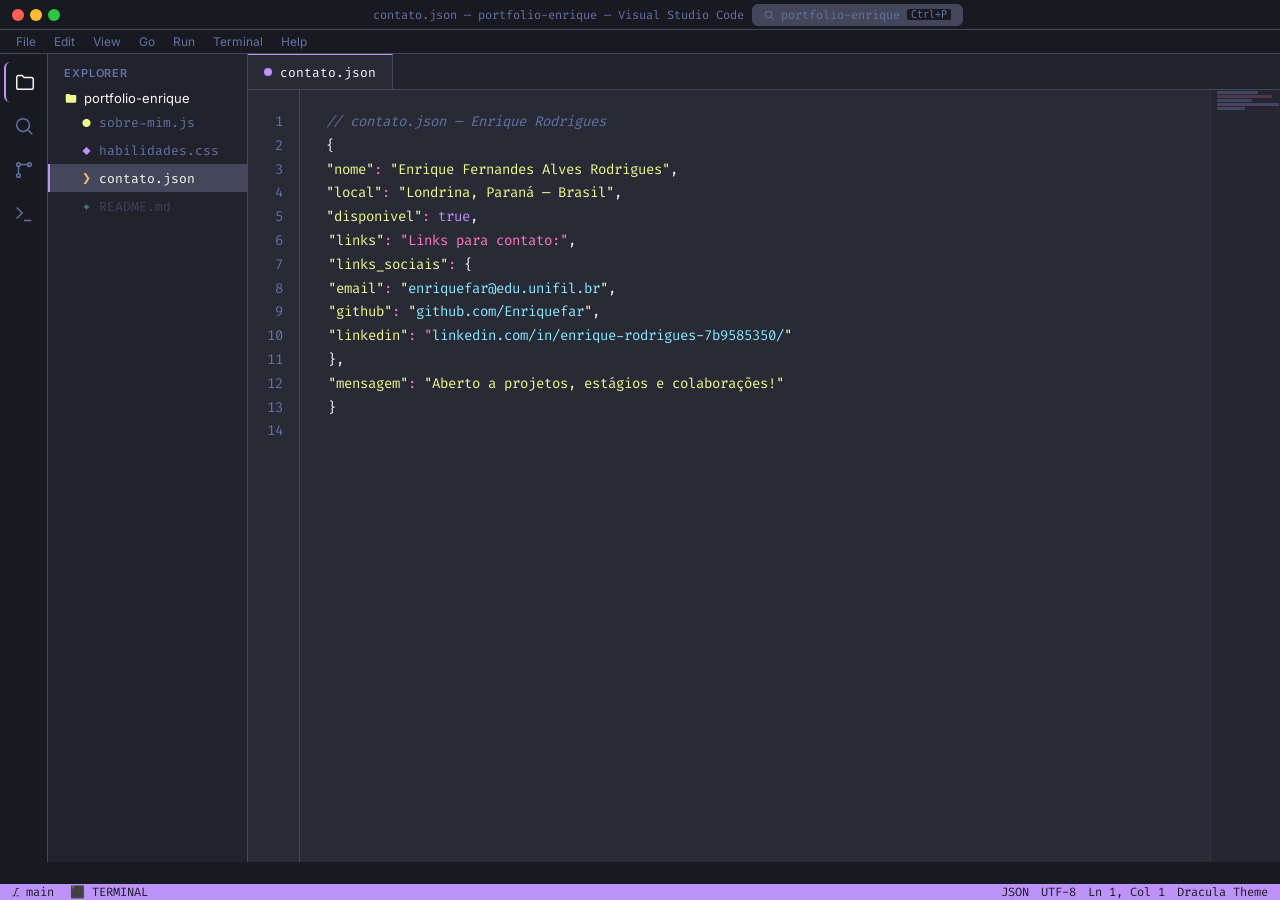
<file: index.html>
<!DOCTYPE html>
<html lang="pt-BR">
<head>
  <meta charset="UTF-8">
  <meta name="viewport" content="width=device-width, initial-scale=1.0">
  <title>Portfólio | Contato</title>
  <link rel="stylesheet" href="style.css">
</head>
<body>
<div id="app">

  <div id="titlebar">
    <div id="btn-menu-mobile" onclick="toggleSidebarMobile()" title="Menu">
      <svg width="18" height="18" fill="none" stroke="currentColor" stroke-width="2" viewBox="0 0 24 24"><path d="M3 6h18M3 12h18M3 18h18"/></svg>
    </div>
    <div class="traffic-lights">
      <div class="traffic-light tl-red"    id="tl-red"    data-tip="fechar"></div>
      <div class="traffic-light tl-yellow" id="tl-yellow" data-tip="minimizar"></div>
      <div class="traffic-light tl-green"  id="tl-green"  data-tip="tela cheia"></div>
    </div>
    <div id="titlebar-center">
      <div id="titlebar-name">contato.json — portfolio-enrique — Visual Studio Code</div>
      <button id="btn-search-title" onclick="abrirBusca()">
        <svg width="12" height="12" fill="none" stroke="currentColor" stroke-width="2" viewBox="0 0 24 24">
          <circle cx="11" cy="11" r="7"/><path d="M21 21l-4.35-4.35"/>
        </svg>
        portfolio-enrique
        <kbd>Ctrl+P</kbd>
      </button>
    </div>
  </div>

  <div id="menubar">
    <span class="menu-item">File</span>
    <span class="menu-item">Edit</span>
    <span class="menu-item">View</span>
    <span class="menu-item">Go</span>
    <span class="menu-item">Run</span>
    <span class="menu-item" onclick="abrirTerminal()">Terminal</span>
    <span class="menu-item">Help</span>
  </div>

  <div id="activitybar">
    <div class="act-icon active" title="Explorer">
      <svg width="22" height="22" fill="none" stroke="currentColor" stroke-width="1.6" viewBox="0 0 24 24">
        <path d="M3 7a2 2 0 012-2h4l2 2h8a2 2 0 012 2v9a2 2 0 01-2 2H5a2 2 0 01-2-2V7z"/>
      </svg>
    </div>
    <div class="act-icon" title="Buscar arquivos (Ctrl+P)" onclick="abrirBusca()">
      <svg width="22" height="22" fill="none" stroke="currentColor" stroke-width="1.6" viewBox="0 0 24 24">
        <circle cx="11" cy="11" r="7"/><path d="M21 21l-4.35-4.35"/>
      </svg>
    </div>
    <div class="act-icon" title="Git">
      <svg width="22" height="22" fill="none" stroke="currentColor" stroke-width="1.6" viewBox="0 0 24 24">
        <circle cx="6" cy="6" r="2"/><circle cx="18" cy="6" r="2"/><circle cx="6" cy="18" r="2"/>
        <path d="M6 8v8M8 6h7a2 2 0 012 2v1"/>
      </svg>
    </div>
    <div class="act-icon" title="Terminal (Ctrl+`)" onclick="abrirTerminal()">
      <svg width="22" height="22" fill="none" stroke="currentColor" stroke-width="1.6" viewBox="0 0 24 24">
        <path d="M4 17l6-6-6-6M12 19h8"/>
      </svg>
    </div>
  </div>

  <div id="sidebar">
    <div class="sidebar-title">Explorer</div>
    <div class="folder-label">
      <svg width="14" height="14" fill="#F1FA8C" viewBox="0 0 24 24">
        <path d="M3 7a2 2 0 012-2h4l2 2h8a2 2 0 012 2v9a2 2 0 01-2 2H5a2 2 0 01-2-2V7z"/>
      </svg>
      portfolio-enrique
    </div>
    <a class="tree-item" href="sobre.html">
      <span class="tree-icon ext-js">●</span>sobre-mim.js
    </a>
    <a class="tree-item" href="habilidades.html">
      <span class="tree-icon ext-css">◆</span>habilidades.css
    </a>
    <a class="tree-item active" href="index.html">
      <span class="tree-icon ext-json">❯</span>contato.json
    </a>
    <div class="tree-item" style="opacity:.4; cursor:default;">
      <span class="tree-icon ext-md">✦</span>README.md
    </div>
  </div>

  <div id="sidebar-overlay" onclick="toggleSidebarMobile()"></div>

  <div id="editor-area">
    <div id="tab-bar">
      <div class="tab"><span class="tab-dot"></span>contato.json</div>
    </div>
    <div id="editor-content">
      <div class="line-numbers" id="line-numbers"></div>
      <div class="code-view">
        <span class="code-line"><span class="cmt">// contato.json — Enrique Rodrigues</span></span>
        <span class="code-line"></span>
        <span class="code-line"><span class="obj">{</span></span>
        <span class="code-line">  <span class="str">"nome"</span><span class="op">:</span>        <span class="str">"Enrique Fernandes Alves Rodrigues"</span><span class="obj">,</span></span>
        <span class="code-line">  <span class="str">"local"</span><span class="op">:</span>       <span class="str">"Londrina, Paraná — Brasil"</span><span class="obj">,</span></span>
        <span class="code-line">  <span class="str">"disponivel"</span><span class="op">:  <span class="num">true</span><span class="obj">,</span></span>
        <span class="code-line">  <span class="str">"links"</span><span class="op">: "Links para contato:"</span><span class="obj">,</span></span>
        <span class="code-line">  <span class="str">"links_sociais"</span><span class="op">:</span> <span class="obj">{</span></span>
        <span class="code-line">    <span class="str">"email"</span><span class="op">:</span>    <span class="str">"<a class="contact-link" href="mailto:seuemail@gmail.com">enriquefar@edu.unifil.br</a>"</span><span class="obj">,</span></span>
        <span class="code-line">    <span class="str">"github"</span><span class="op">:</span>   <span class="str">"<a class="contact-link" href="https://github.com" target="_blank">github.com/Enriquefar</a>"</span><span class="obj">,</span></span>
        <span class="code-line">    <span class="str">"linkedin"</span><span class="op">: "</span><span class="str"><a class="contact-link" href="https://linkedin.com" target="_blank">linkedin.com/in/enrique-rodrigues-7b9585350/</a>"</span></span>
        <span class="code-line">  <span class="obj">},</span></span>
        <span class="code-line">  <span class="str">"mensagem"</span><span class="op">:</span>    <span class="str">"Aberto a projetos, estágios e colaborações!"</span></span>
        <span class="code-line"><span class="obj">}</span></span>
      </div>
      <div id="minimap">
        <div class="minimap-line" style="width:60%"></div>
        <div class="minimap-line pink" style="width:80%"></div>
        <div class="minimap-line" style="width:50%"></div>
        <div class="minimap-line purple" style="width:90%"></div>
        <div class="minimap-line" style="width:40%"></div>
      </div>
    </div>
  </div>

  <div id="terminal-panel">
    <div id="terminal-resize-handle"></div>
    <div id="terminal-header">
      <span class="terminal-tab">TERMINAL</span>
      <span class="terminal-tab-inactive">PROBLEMAS</span>
      <span class="terminal-tab-inactive">SAÍDA</span>
      <span class="terminal-tab-inactive">CONSOLE</span>
      <button id="terminal-close" onclick="fecharTerminal()">✕</button>
    </div>
    <div id="terminal-body">
      <span class="term-line"><span class="term-output">Bem-vindo ao terminal do portfólio! Digite <strong>help</strong> para ver os comandos.</span></span>
    </div>
    <div id="terminal-input-row">
      <span class="term-prompt">enrique</span>
      <span style="color:var(--fg-muted)">@</span>
      <span class="term-path">portfolio</span>
      <span style="color:var(--fg-muted)"> $ </span>
      <input type="text" id="term-input" autocomplete="off" spellcheck="false" />
    </div>
  </div>

  <div id="statusbar">
    <span class="status-item">⎇ main</span>
    <span class="status-item" id="btn-terminal" title="Ctrl+`">⬛ TERMINAL</span>
    <div class="status-right">
      <span>JSON</span>
      <span>UTF-8</span>
      <span id="status-ln">Ln 1, Col 1</span>
      <span>Dracula Theme</span>
    </div>
  </div>

</div>

<div id="search-modal">
  <div id="search-overlay"></div>
  <div id="search-box">
    <div id="search-input-row">
      <span>›</span>
      <input type="text" id="search-input" placeholder="Go to file or run command..." autocomplete="off" spellcheck="false" />
      <span id="search-esc">Esc</span>
    </div>
    <div class="search-section-label">FILES</div>
    <div id="search-list"></div>
    <div id="search-footer">
      <span><kbd>↑↓</kbd> navegar</span>
      <span><kbd>↵</kbd> abrir</span>
      <span><kbd>Esc</kbd> fechar</span>
    </div>
  </div>
</div>

<div id="notification"></div>
<script src="main.js"></script>
</body>
</html>
</file>
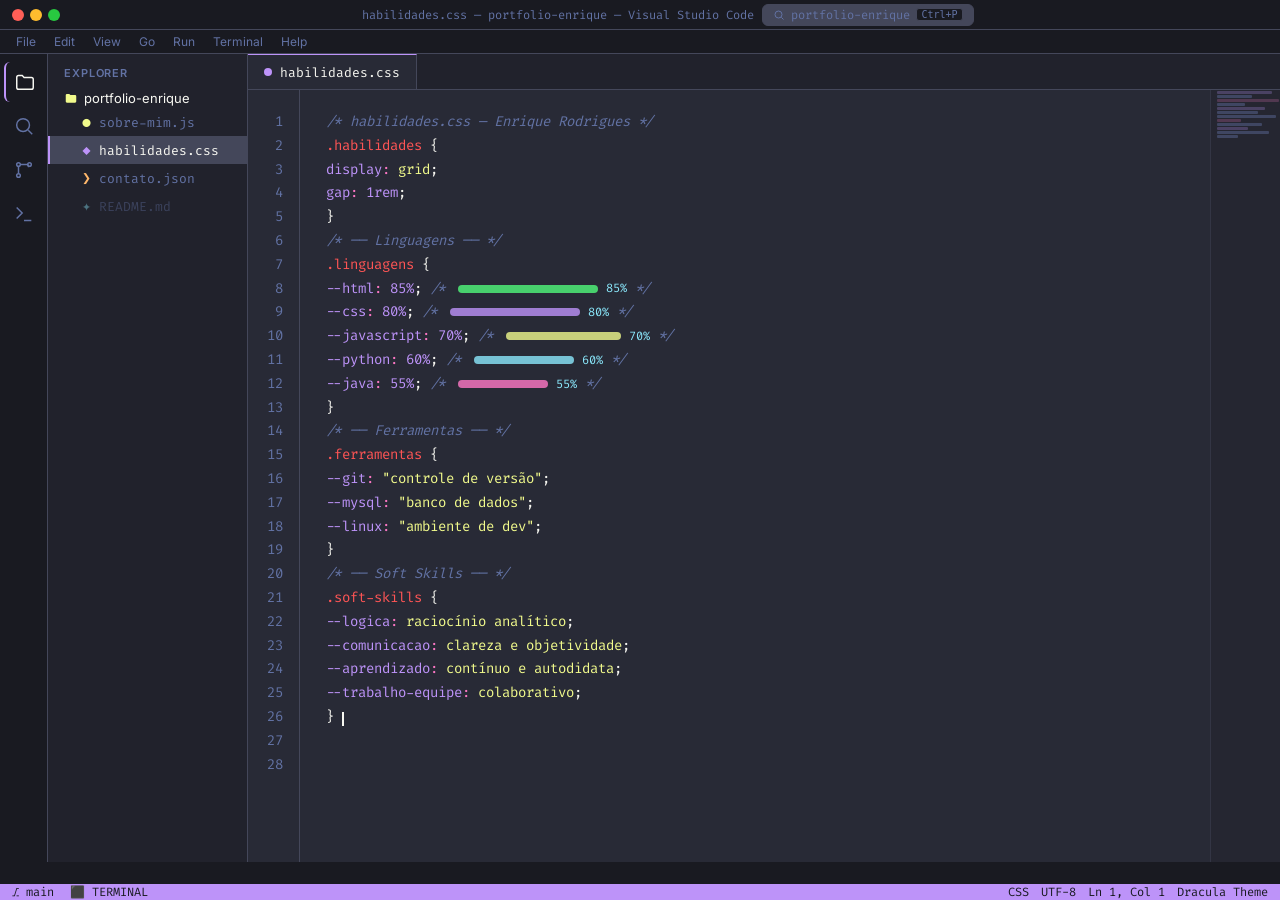
<file: habilidades.html>
<!DOCTYPE html>
<html lang="pt-BR">
<head>
  <meta charset="UTF-8">
  <meta name="viewport" content="width=device-width, initial-scale=1.0">
  <title>Portfólio | Habilidades</title>
  <link rel="stylesheet" href="habilidades.css">
</head>
<body>
<div id="app">

  <!-- TITLE BAR -->
  <div id="titlebar">
    <div id="btn-menu-mobile" onclick="toggleSidebarMobile()" title="Menu">
      <svg width="18" height="18" fill="none" stroke="currentColor" stroke-width="2" viewBox="0 0 24 24"><path d="M3 6h18M3 12h18M3 18h18"/></svg>
    </div>
    <div class="traffic-lights">
      <div class="traffic-light tl-red"    id="tl-red"    data-tip="fechar"></div>
      <div class="traffic-light tl-yellow" id="tl-yellow" data-tip="minimizar"></div>
      <div class="traffic-light tl-green"  id="tl-green"  data-tip="tela cheia"></div>
    </div>
    <div id="titlebar-center">
      <div id="titlebar-name">habilidades.css — portfolio-enrique — Visual Studio Code</div>
      <button id="btn-search-title" onclick="abrirBusca()">
        <svg width="12" height="12" fill="none" stroke="currentColor" stroke-width="2" viewBox="0 0 24 24">
          <circle cx="11" cy="11" r="7"/><path d="M21 21l-4.35-4.35"/>
        </svg>
        portfolio-enrique
        <kbd>Ctrl+P</kbd>
      </button>
    </div>
  </div>

  <!-- MENU BAR -->
  <div id="menubar">
    <span class="menu-item">File</span>
    <span class="menu-item">Edit</span>
    <span class="menu-item">View</span>
    <span class="menu-item">Go</span>
    <span class="menu-item">Run</span>
    <span class="menu-item" onclick="abrirTerminal()">Terminal</span>
    <span class="menu-item">Help</span>
  </div>

  <!-- ACTIVITY BAR -->
  <div id="activitybar">
    <div class="act-icon active" title="Explorer">
      <svg width="22" height="22" fill="none" stroke="currentColor" stroke-width="1.6" viewBox="0 0 24 24">
        <path d="M3 7a2 2 0 012-2h4l2 2h8a2 2 0 012 2v9a2 2 0 01-2 2H5a2 2 0 01-2-2V7z"/>
      </svg>
    </div>
    <div class="act-icon" title="Buscar arquivos (Ctrl+P)" onclick="abrirBusca()">
      <svg width="22" height="22" fill="none" stroke="currentColor" stroke-width="1.6" viewBox="0 0 24 24">
        <circle cx="11" cy="11" r="7"/><path d="M21 21l-4.35-4.35"/>
      </svg>
    </div>
    <div class="act-icon" title="Git">
      <svg width="22" height="22" fill="none" stroke="currentColor" stroke-width="1.6" viewBox="0 0 24 24">
        <circle cx="6" cy="6" r="2"/><circle cx="18" cy="6" r="2"/><circle cx="6" cy="18" r="2"/>
        <path d="M6 8v8M8 6h7a2 2 0 012 2v1"/>
      </svg>
    </div>
    <div class="act-icon" title="Terminal (Ctrl+`)" onclick="abrirTerminal()">
      <svg width="22" height="22" fill="none" stroke="currentColor" stroke-width="1.6" viewBox="0 0 24 24">
        <path d="M4 17l6-6-6-6M12 19h8"/>
      </svg>
    </div>
  </div>

  <!-- SIDEBAR -->
  <div id="sidebar">
    <div class="sidebar-title">Explorer</div>
    <div class="folder-label">
      <svg width="14" height="14" fill="#F1FA8C" viewBox="0 0 24 24">
        <path d="M3 7a2 2 0 012-2h4l2 2h8a2 2 0 012 2v9a2 2 0 01-2 2H5a2 2 0 01-2-2V7z"/>
      </svg>
      portfolio-enrique
    </div>
    <a class="tree-item" href="sobre.html">
      <span class="tree-icon ext-js">●</span>sobre-mim.js
    </a>
    <a class="tree-item active" href="habilidades.html">
      <span class="tree-icon ext-css">◆</span>habilidades.css
    </a>
    <a class="tree-item" href="index.html">
      <span class="tree-icon ext-json">❯</span>contato.json
    </a>
    <div class="tree-item" style="opacity:.4; cursor:default;">
      <span class="tree-icon ext-md">✦</span>README.md
    </div>
  </div>

  <div id="sidebar-overlay" onclick="toggleSidebarMobile()"></div>

  <!-- EDITOR -->
  <div id="editor-area">
    <div id="tab-bar">
      <div class="tab"><span class="tab-dot"></span>habilidades.css</div>
    </div>
    <div id="editor-content">
      <div class="line-numbers" id="line-numbers"></div>
      <div class="code-view">
        <span class="code-line"><span class="cmt">/* habilidades.css — Enrique Rodrigues */</span></span>
        <span class="code-line"></span>
        <span class="code-line"><span class="tag">.habilidades</span> <span class="obj">{</span></span>
        <span class="code-line">  <span class="prop">display</span><span class="op">:</span> <span class="val">grid</span><span class="obj">;</span></span>
        <span class="code-line">  <span class="prop">gap</span><span class="op">:</span> <span class="num">1rem</span><span class="obj">;</span></span>
        <span class="code-line"><span class="obj">}</span></span>
        <span class="code-line"></span>
        <span class="code-line"><span class="cmt">/* ── Linguagens ── */</span></span>
        <span class="code-line"><span class="tag">.linguagens</span> <span class="obj">{</span></span>
        <span class="code-line">  <span class="prop">--html</span><span class="op">:</span>       <span class="num">85%</span><span class="obj">;</span>  <span class="cmt">/* </span><span class="skill-bar-container"><span class="skill-bar" style="width:0" id="bar-html"></span> <span class="skill-pct">85%</span></span><span class="cmt"> */</span></span>
        <span class="code-line">  <span class="prop">--css</span><span class="op">:</span>        <span class="num">80%</span><span class="obj">;</span>  <span class="cmt">/* </span><span class="skill-bar-container"><span class="skill-bar" style="width:0" id="bar-css"></span> <span class="skill-pct">80%</span></span><span class="cmt"> */</span></span>
        <span class="code-line">  <span class="prop">--javascript</span><span class="op">:</span> <span class="num">70%</span><span class="obj">;</span>  <span class="cmt">/* </span><span class="skill-bar-container"><span class="skill-bar" style="width:0" id="bar-js"></span> <span class="skill-pct">70%</span></span><span class="cmt"> */</span></span>
        <span class="code-line">  <span class="prop">--python</span><span class="op">:</span>     <span class="num">60%</span><span class="obj">;</span>  <span class="cmt">/* </span><span class="skill-bar-container"><span class="skill-bar" style="width:0" id="bar-py"></span> <span class="skill-pct">60%</span></span><span class="cmt"> */</span></span>
        <span class="code-line">  <span class="prop">--java</span><span class="op">:</span>       <span class="num">55%</span><span class="obj">;</span>  <span class="cmt">/* </span><span class="skill-bar-container"><span class="skill-bar" style="width:0" id="bar-java"></span> <span class="skill-pct">55%</span></span><span class="cmt"> */</span></span>
        <span class="code-line"><span class="obj">}</span></span>
        <span class="code-line"></span>
        <span class="code-line"><span class="cmt">/* ── Ferramentas ── */</span></span>
        <span class="code-line"><span class="tag">.ferramentas</span> <span class="obj">{</span></span>
        <span class="code-line">  <span class="prop">--git</span><span class="op">:</span>    <span class="str">"controle de versão"</span><span class="obj">;</span></span>
        <span class="code-line">  <span class="prop">--mysql</span><span class="op">:</span>  <span class="str">"banco de dados"</span><span class="obj">;</span></span>
        <span class="code-line">  <span class="prop">--linux</span><span class="op">:</span>  <span class="str">"ambiente de dev"</span><span class="obj">;</span></span>
        <span class="code-line"><span class="obj">}</span></span>
        <span class="code-line"></span>
        <span class="code-line"><span class="cmt">/* ── Soft Skills ── */</span></span>
        <span class="code-line"><span class="tag">.soft-skills</span> <span class="obj">{</span></span>
        <span class="code-line">  <span class="prop">--logica</span><span class="op">:</span>           <span class="val">raciocínio analítico</span><span class="obj">;</span></span>
        <span class="code-line">  <span class="prop">--comunicacao</span><span class="op">:</span>      <span class="val">clareza e objetividade</span><span class="obj">;</span></span>
        <span class="code-line">  <span class="prop">--aprendizado</span><span class="op">:</span>     <span class="val">contínuo e autodidata</span><span class="obj">;</span></span>
        <span class="code-line">  <span class="prop">--trabalho-equipe</span><span class="op">:</span>  <span class="val">colaborativo</span><span class="obj">;</span></span>
        <span class="code-line"><span class="obj">}</span> <span class="cursor"></span></span>
      </div>
      <div id="minimap">
        <div class="minimap-line purple" style="width:80%"></div>
        <div class="minimap-line" style="width:50%"></div>
        <div class="minimap-line pink" style="width:90%"></div>
        <div class="minimap-line" style="width:40%"></div>
        <div class="minimap-line purple" style="width:70%"></div>
        <div class="minimap-line" style="width:60%"></div>
        <div class="minimap-line" style="width:85%"></div>
        <div class="minimap-line pink" style="width:35%"></div>
        <div class="minimap-line" style="width:65%"></div>
        <div class="minimap-line purple" style="width:45%"></div>
        <div class="minimap-line" style="width:75%"></div>
        <div class="minimap-line" style="width:30%"></div>
      </div>
    </div>
  </div>

  <!-- TERMINAL -->
  <div id="terminal-panel">
    <div id="terminal-resize-handle"></div>
    <div id="terminal-header">
      <span class="terminal-tab">TERMINAL</span>
      <span class="terminal-tab-inactive">PROBLEMAS</span>
      <span class="terminal-tab-inactive">SAÍDA</span>
      <span class="terminal-tab-inactive">CONSOLE</span>
      <button id="terminal-close" onclick="fecharTerminal()">✕</button>
    </div>
    <div id="terminal-body">
      <span class="term-line"><span class="term-output">Bem-vindo ao terminal do portfólio! Digite <strong>help</strong> para ver os comandos.</span></span>
    </div>
    <div id="terminal-input-row">
      <span class="term-prompt">enrique</span>
      <span style="color:var(--fg-muted)">@</span>
      <span class="term-path">portfolio</span>
      <span style="color:var(--fg-muted)"> $ </span>
      <input type="text" id="term-input" autocomplete="off" spellcheck="false" />
    </div>
  </div>

  <!-- STATUS BAR -->
  <div id="statusbar">
    <span class="status-item">⎇ main</span>
    <span class="status-item" id="btn-terminal" title="Ctrl+`">⬛ TERMINAL</span>
    <div class="status-right">
      <span>CSS</span>
      <span>UTF-8</span>
      <span id="status-ln">Ln 1, Col 1</span>
      <span>Dracula Theme</span>
    </div>
  </div>

</div>

<!-- MODAL DE BUSCA -->
<div id="search-modal">
  <div id="search-overlay"></div>
  <div id="search-box">
    <div id="search-input-row">
      <span>›</span>
      <input type="text" id="search-input" placeholder="Go to file or run command..." autocomplete="off" spellcheck="false" />
      <span id="search-esc">Esc</span>
    </div>
    <div class="search-section-label">FILES</div>
    <div id="search-list"></div>
    <div id="search-footer">
      <span><kbd>↑↓</kbd> navegar</span>
      <span><kbd>↵</kbd> abrir</span>
      <span><kbd>Esc</kbd> fechar</span>
    </div>
  </div>
</div>

<div id="notification"></div>
<script src="habilidades.js"></script>
</body>
</html>
</file>
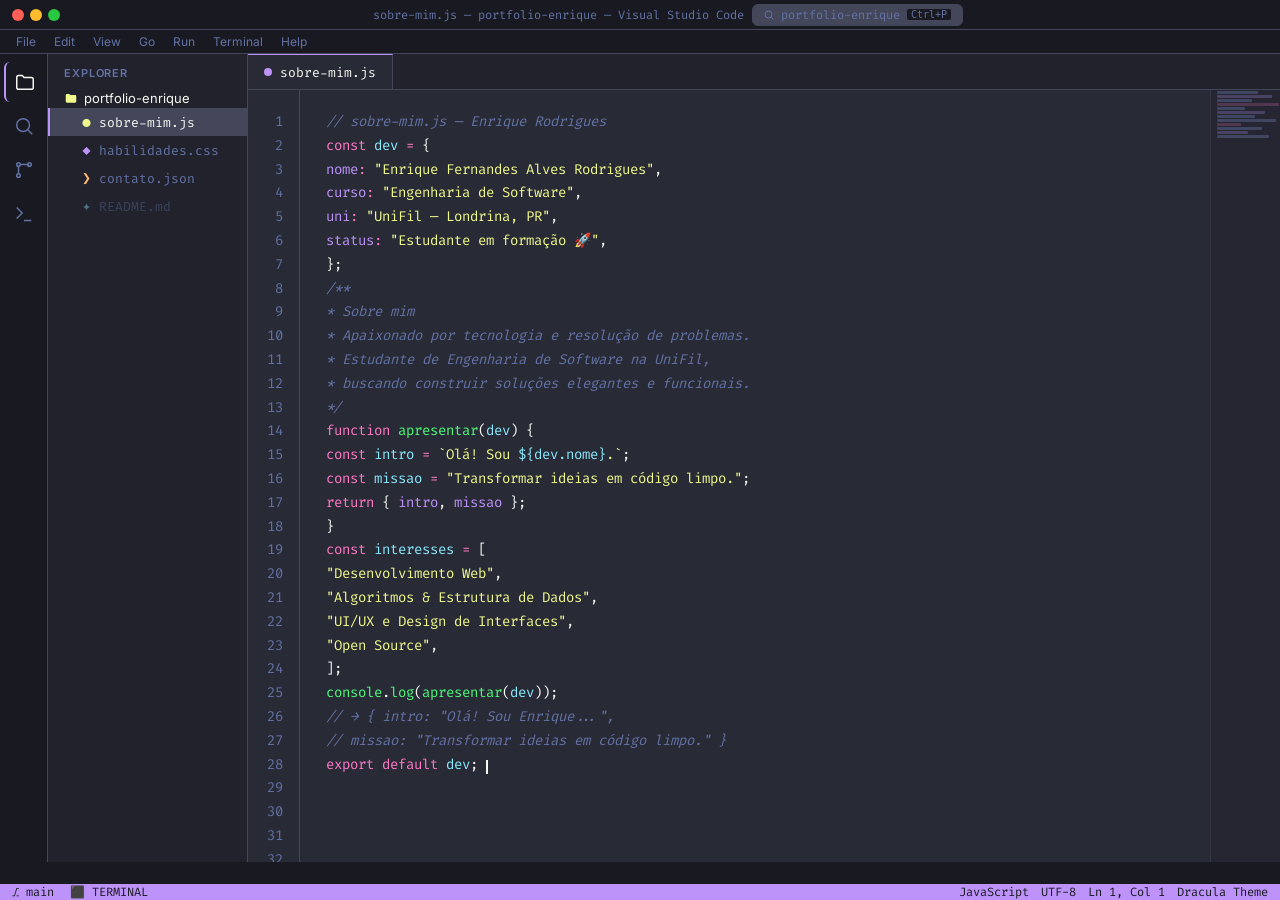
<file: sobre.html>
<!DOCTYPE html>
<html lang="pt-BR">
<head>
  <meta charset="UTF-8">
  <meta name="viewport" content="width=device-width, initial-scale=1.0">
  <title>Portfólio | Sobre Mim</title>
  <link rel="stylesheet" href="sobre.css">
</head>
<body>
<div id="app">

  <!-- TITLE BAR -->
  <div id="titlebar">
    <div id="btn-menu-mobile" onclick="toggleSidebarMobile()" title="Menu">
      <svg width="18" height="18" fill="none" stroke="currentColor" stroke-width="2" viewBox="0 0 24 24"><path d="M3 6h18M3 12h18M3 18h18"/></svg>
    </div>
    <div class="traffic-lights">
      <div class="traffic-light tl-red"    id="tl-red"    data-tip="fechar"></div>
      <div class="traffic-light tl-yellow" id="tl-yellow" data-tip="minimizar"></div>
      <div class="traffic-light tl-green"  id="tl-green"  data-tip="tela cheia"></div>
    </div>
    <div id="titlebar-center">
      <div id="titlebar-name">sobre-mim.js — portfolio-enrique — Visual Studio Code</div>
      <button id="btn-search-title" onclick="abrirBusca()">
        <svg width="12" height="12" fill="none" stroke="currentColor" stroke-width="2" viewBox="0 0 24 24">
          <circle cx="11" cy="11" r="7"/><path d="M21 21l-4.35-4.35"/>
        </svg>
        portfolio-enrique
        <kbd>Ctrl+P</kbd>
      </button>
    </div>
  </div>

  <!-- MENU BAR -->
  <div id="menubar">
    <span class="menu-item">File</span>
    <span class="menu-item">Edit</span>
    <span class="menu-item">View</span>
    <span class="menu-item">Go</span>
    <span class="menu-item">Run</span>
    <span class="menu-item" onclick="abrirTerminal()">Terminal</span>
    <span class="menu-item">Help</span>
  </div>

  <!-- ACTIVITY BAR -->
  <div id="activitybar">
    <div class="act-icon active" title="Explorer">
      <svg width="22" height="22" fill="none" stroke="currentColor" stroke-width="1.6" viewBox="0 0 24 24">
        <path d="M3 7a2 2 0 012-2h4l2 2h8a2 2 0 012 2v9a2 2 0 01-2 2H5a2 2 0 01-2-2V7z"/>
      </svg>
    </div>
    <div class="act-icon" title="Buscar arquivos (Ctrl+P)" onclick="abrirBusca()">
      <svg width="22" height="22" fill="none" stroke="currentColor" stroke-width="1.6" viewBox="0 0 24 24">
        <circle cx="11" cy="11" r="7"/><path d="M21 21l-4.35-4.35"/>
      </svg>
    </div>
    <div class="act-icon" title="Git">
      <svg width="22" height="22" fill="none" stroke="currentColor" stroke-width="1.6" viewBox="0 0 24 24">
        <circle cx="6" cy="6" r="2"/><circle cx="18" cy="6" r="2"/><circle cx="6" cy="18" r="2"/>
        <path d="M6 8v8M8 6h7a2 2 0 012 2v1"/>
      </svg>
    </div>
    <div class="act-icon" title="Terminal (Ctrl+`)" onclick="abrirTerminal()">
      <svg width="22" height="22" fill="none" stroke="currentColor" stroke-width="1.6" viewBox="0 0 24 24">
        <path d="M4 17l6-6-6-6M12 19h8"/>
      </svg>
    </div>
  </div>

  <!-- SIDEBAR -->
  <div id="sidebar">
    <div class="sidebar-title">Explorer</div>
    <div class="folder-label">
      <svg width="14" height="14" fill="#F1FA8C" viewBox="0 0 24 24">
        <path d="M3 7a2 2 0 012-2h4l2 2h8a2 2 0 012 2v9a2 2 0 01-2 2H5a2 2 0 01-2-2V7z"/>
      </svg>
      portfolio-enrique
    </div>
    <a class="tree-item active" href="sobre.html">
      <span class="tree-icon ext-js">●</span>sobre-mim.js
    </a>
    <a class="tree-item" href="habilidades.html">
      <span class="tree-icon ext-css">◆</span>habilidades.css
    </a>
    <a class="tree-item" href="index.html">
      <span class="tree-icon ext-json">❯</span>contato.json
    </a>
    <div class="tree-item" style="opacity:.4; cursor:default;">
      <span class="tree-icon ext-md">✦</span>README.md
    </div>
  </div>

  <div id="sidebar-overlay" onclick="toggleSidebarMobile()"></div>

  <!-- EDITOR -->
  <div id="editor-area">
    <div id="tab-bar">
      <div class="tab"><span class="tab-dot"></span>sobre-mim.js</div>
    </div>
    <div id="editor-content">
      <div class="line-numbers" id="line-numbers"></div>
      <div class="code-view">
        <span class="code-line"><span class="cmt">// sobre-mim.js — Enrique Rodrigues</span></span>
        <span class="code-line"></span>
        <span class="code-line"><span class="kw">const</span> <span class="cls">dev</span> <span class="op">=</span> <span class="obj">{</span></span>
        <span class="code-line">  <span class="prop">nome</span><span class="op">:</span>    <span class="str">"Enrique Fernandes Alves Rodrigues"</span><span class="obj">,</span></span>
        <span class="code-line">  <span class="prop">curso</span><span class="op">:</span>   <span class="str">"Engenharia de Software"</span><span class="obj">,</span></span>
        <span class="code-line">  <span class="prop">uni</span><span class="op">:</span>     <span class="str">"UniFil — Londrina, PR"</span><span class="obj">,</span></span>
        <span class="code-line">  <span class="prop">status</span><span class="op">:</span>  <span class="str">"Estudante em formação 🚀"</span><span class="obj">,</span></span>
        <span class="code-line"><span class="obj">};</span></span>
        <span class="code-line"></span>
        <span class="code-line"><span class="cmt">/**</span></span>
        <span class="code-line"><span class="cmt"> * Sobre mim</span></span>
        <span class="code-line"><span class="cmt"> * Apaixonado por tecnologia e resolução de problemas.</span></span>
        <span class="code-line"><span class="cmt"> * Estudante de Engenharia de Software na UniFil,</span></span>
        <span class="code-line"><span class="cmt"> * buscando construir soluções elegantes e funcionais.</span></span>
        <span class="code-line"><span class="cmt"> */</span></span>
        <span class="code-line"></span>
        <span class="code-line"><span class="kw">function</span> <span class="fn">apresentar</span><span class="obj">(</span><span class="cls">dev</span><span class="obj">) {</span></span>
        <span class="code-line">  <span class="kw">const</span> <span class="cls">intro</span>  <span class="op">=</span> <span class="str">`Olá! Sou <span class="cls">${dev.nome}</span>.`</span><span class="obj">;</span></span>
        <span class="code-line">  <span class="kw">const</span> <span class="cls">missao</span> <span class="op">=</span> <span class="str">"Transformar ideias em código limpo."</span><span class="obj">;</span></span>
        <span class="code-line">  <span class="kw">return</span> <span class="obj">{</span> <span class="prop">intro</span><span class="obj">,</span> <span class="prop">missao</span> <span class="obj">};</span></span>
        <span class="code-line"><span class="obj">}</span></span>
        <span class="code-line"></span>
        <span class="code-line"><span class="kw">const</span> <span class="cls">interesses</span> <span class="op">=</span> <span class="obj">[</span></span>
        <span class="code-line">  <span class="str">"Desenvolvimento Web"</span><span class="obj">,</span></span>
        <span class="code-line">  <span class="str">"Algoritmos &amp; Estrutura de Dados"</span><span class="obj">,</span></span>
        <span class="code-line">  <span class="str">"UI/UX e Design de Interfaces"</span><span class="obj">,</span></span>
        <span class="code-line">  <span class="str">"Open Source"</span><span class="obj">,</span></span>
        <span class="code-line"><span class="obj">];</span></span>
        <span class="code-line"></span>
        <span class="code-line"><span class="fn">console</span><span class="obj">.</span><span class="fn">log</span><span class="obj">(</span><span class="fn">apresentar</span><span class="obj">(</span><span class="cls">dev</span><span class="obj">));</span></span>
        <span class="code-line"><span class="cmt">// → { intro: "Olá! Sou Enrique...",</span></span>
        <span class="code-line"><span class="cmt">//     missao: "Transformar ideias em código limpo." }</span></span>
        <span class="code-line"></span>
        <span class="code-line"><span class="kw">export default</span> <span class="cls">dev</span><span class="obj">;</span> <span class="cursor"></span></span>
      </div>
      <div id="minimap">
        <div class="minimap-line" style="width:60%"></div>
        <div class="minimap-line purple" style="width:80%"></div>
        <div class="minimap-line" style="width:50%"></div>
        <div class="minimap-line pink" style="width:90%"></div>
        <div class="minimap-line" style="width:40%"></div>
        <div class="minimap-line purple" style="width:70%"></div>
        <div class="minimap-line" style="width:55%"></div>
        <div class="minimap-line" style="width:85%"></div>
        <div class="minimap-line pink" style="width:35%"></div>
        <div class="minimap-line" style="width:65%"></div>
        <div class="minimap-line purple" style="width:45%"></div>
        <div class="minimap-line" style="width:75%"></div>
      </div>
    </div>
  </div>

  <!-- TERMINAL -->
  <div id="terminal-panel">
    <div id="terminal-resize-handle"></div>
    <div id="terminal-header">
      <span class="terminal-tab">TERMINAL</span>
      <span class="terminal-tab-inactive">PROBLEMAS</span>
      <span class="terminal-tab-inactive">SAÍDA</span>
      <span class="terminal-tab-inactive">CONSOLE</span>
      <button id="terminal-close" onclick="fecharTerminal()">✕</button>
    </div>
    <div id="terminal-body">
      <span class="term-line">
        <span class="term-output">Bem-vindo ao terminal do portfólio! Digite <strong>help</strong> para ver os comandos.</span>
      </span>
    </div>
    <div id="terminal-input-row">
      <span class="term-prompt">enrique</span>
      <span style="color:var(--fg-muted)">@</span>
      <span class="term-path">portfolio</span>
      <span style="color:var(--fg-muted)"> $ </span>
      <input type="text" id="term-input" autocomplete="off" spellcheck="false" />
    </div>
  </div>

  <!-- STATUS BAR -->
  <div id="statusbar">
    <span class="status-item">⎇ main</span>
    <span class="status-item" id="btn-terminal" title="Ctrl+`">
      ⬛ TERMINAL
    </span>
    <div class="status-right">
      <span>JavaScript</span>
      <span>UTF-8</span>
      <span id="status-ln">Ln 1, Col 1</span>
      <span>Dracula Theme</span>
    </div>
  </div>

</div>

<!-- MODAL DE BUSCA -->
<div id="search-modal">
  <div id="search-overlay"></div>
  <div id="search-box">
    <div id="search-input-row">
      <span>›</span>
      <input type="text" id="search-input" placeholder="Go to file or run command..." autocomplete="off" spellcheck="false" />
      <span id="search-esc">Esc</span>
    </div>
    <div class="search-section-label">FILES</div>
    <div id="search-list"></div>
    <div id="search-footer">
      <span><kbd>↑↓</kbd> navegar</span>
      <span><kbd>↵</kbd> abrir</span>
      <span><kbd>Esc</kbd> fechar</span>
    </div>
  </div>
</div>

<!-- NOTIFICAÇÃO -->
<div id="notification"></div>

<script src="main.js"></script>
</body>
</html>
</file>
<file: style.css>
@import url('https://fonts.googleapis.com/css2?family=Fira+Code:wght@300;400;500;600&family=Inter:wght@300;400;500;600&display=swap');

/* ── VARIÁVEIS DRACULA ── */
:root {
  --bg:        #282A36;
  --bg-dark:   #21222C;
  --bg-darker: #191A21;
  --border:    #44475A;
  --purple:    #BD93F9;
  --pink:      #FF79C6;
  --green:     #50FA7B;
  --cyan:      #8BE9FD;
  --yellow:    #F1FA8C;
  --orange:    #FFB86C;
  --red:       #FF5555;
  --fg:        #F8F8F2;
  --fg-muted:  #6272A4;
  --comment:   #6272A4;
  --selection: #44475A;
}

*, *::before, *::after { box-sizing: border-box; margin: 0; padding: 0; }

html, body {
  height: 100%;
  font-family: 'Inter', sans-serif;
  background: var(--bg-darker);
  color: var(--fg);
  overflow: hidden;
}

/* ══════════════════════════════════════
   DESKTOP LAYOUT
══════════════════════════════════════ */
#app {
  display: grid;
  grid-template-rows: 30px 24px 1fr 22px;
  grid-template-columns: 48px 200px 1fr;
  height: 100vh;
}

/* ── TITLE BAR ── */
#titlebar {
  grid-column: 1 / -1;
  background: var(--bg-darker);
  display: flex;
  align-items: center;
  padding: 0 12px;
  gap: 8px;
  border-bottom: 1px solid var(--border);
  user-select: none;
}

.traffic-lights { display: flex; gap: 6px; align-items: center; flex-shrink: 0; }
.traffic-light {
  width: 12px; height: 12px; border-radius: 50%;
  cursor: pointer;
  transition: filter 0.15s, transform 0.1s;
  position: relative;
}
.traffic-light:hover { filter: brightness(1.3); transform: scale(1.1); }
.tl-red    { background: #FF5F57; }
.tl-yellow { background: #FEBC2E; }
.tl-green  { background: #28C840; }

.traffic-light::after {
  content: attr(data-tip);
  position: absolute;
  top: 18px; left: 50%;
  transform: translateX(-50%);
  background: #1a1a2e;
  color: var(--fg);
  font-size: 10px;
  font-family: 'Fira Code', monospace;
  padding: 2px 6px;
  border-radius: 4px;
  white-space: nowrap;
  opacity: 0;
  pointer-events: none;
  transition: opacity 0.2s;
  z-index: 100;
}
.traffic-light:hover::after { opacity: 1; }

#titlebar-center {
  flex: 1;
  display: flex;
  align-items: center;
  justify-content: center;
  gap: 8px;
  min-width: 0;
}
#titlebar-name {
  font-size: 12px;
  color: var(--fg-muted);
  font-family: 'Fira Code', monospace;
  white-space: nowrap;
  overflow: hidden;
  text-overflow: ellipsis;
}

#btn-search-title {
  display: flex; align-items: center; gap: 6px;
  background: var(--selection);
  border: 1px solid var(--border);
  border-radius: 6px;
  padding: 2px 10px;
  color: var(--fg-muted);
  font-size: 12px;
  font-family: 'Fira Code', monospace;
  cursor: pointer;
  transition: background 0.15s, color 0.15s;
  white-space: nowrap;
  flex-shrink: 0;
}
#btn-search-title:hover { background: var(--border); color: var(--fg); }
#btn-search-title kbd {
  font-size: 10px;
  background: var(--bg-darker);
  border: 1px solid var(--border);
  border-radius: 3px;
  padding: 0 4px;
  color: var(--fg-muted);
}

/* ── MENU BAR ── */
#menubar {
  grid-column: 1 / -1;
  background: var(--bg-darker);
  display: flex;
  align-items: center;
  padding: 0 8px;
  gap: 2px;
  border-bottom: 1px solid var(--border);
  user-select: none;
  overflow-x: auto;
  scrollbar-width: none;
}
#menubar::-webkit-scrollbar { display: none; }

.menu-item {
  padding: 2px 8px;
  font-size: 12px;
  color: var(--fg-muted);
  cursor: pointer;
  border-radius: 4px;
  white-space: nowrap;
  transition: background 0.15s, color 0.15s;
}
.menu-item:hover { background: var(--selection); color: var(--fg); }

/* ── ACTIVITY BAR ── */
#activitybar {
  grid-row: 3;
  grid-column: 1;
  background: var(--bg-darker);
  display: flex;
  flex-direction: column;
  align-items: center;
  padding-top: 8px;
  gap: 4px;
  border-right: 1px solid var(--border);
}

.act-icon {
  width: 40px; height: 40px;
  display: flex; align-items: center; justify-content: center;
  cursor: pointer;
  color: var(--fg-muted);
  border-radius: 6px;
  transition: color 0.2s, background 0.2s;
  flex-shrink: 0;
}
.act-icon:hover  { color: var(--fg); background: var(--selection); }
.act-icon.active { color: var(--fg); border-left: 2px solid var(--purple); }

/* ── SIDEBAR ── */
#sidebar {
  grid-row: 3;
  grid-column: 2;
  background: var(--bg-dark);
  border-right: 1px solid var(--border);
  overflow-y: auto;
  overflow-x: hidden;
  padding-bottom: 16px;
}
#sidebar::-webkit-scrollbar       { width: 6px; }
#sidebar::-webkit-scrollbar-thumb { background: var(--border); border-radius: 3px; }

.sidebar-title {
  font-size: 11px; font-weight: 600;
  letter-spacing: 0.08em;
  color: var(--fg-muted);
  padding: 12px 16px 8px;
  text-transform: uppercase;
}
.folder-label {
  display: flex; align-items: center; gap: 6px;
  padding: 2px 16px;
  font-size: 13px; color: var(--fg);
}
.folder-label svg { flex-shrink: 0; }

.tree-item {
  display: flex; align-items: center; gap: 8px;
  padding: 4px 16px 4px 32px;
  font-size: 13px;
  font-family: 'Fira Code', monospace;
  cursor: pointer;
  color: var(--fg-muted);
  border-left: 2px solid transparent;
  text-decoration: none;
  transition: background 0.15s, color 0.15s;
  white-space: nowrap;
}
.tree-item:hover  { background: var(--selection); color: var(--fg); }
.tree-item.active { background: var(--selection); color: var(--fg); border-left-color: var(--purple); }
.tree-icon { font-size: 15px; }
.ext-js    { color: var(--yellow); }
.ext-css   { color: var(--purple); }
.ext-json  { color: var(--orange); }
.ext-md    { color: var(--cyan); }

/* ── EDITOR AREA ── */
#editor-area {
  grid-row: 3;
  grid-column: 3;
  display: flex;
  flex-direction: column;
  overflow: hidden;
  background: var(--bg);
}

/* ── TAB BAR ── */
#tab-bar {
  display: flex;
  background: var(--bg-dark);
  border-bottom: 1px solid var(--border);
  flex-shrink: 0;
}
.tab {
  display: flex; align-items: center; gap: 8px;
  padding: 0 16px; height: 35px;
  font-size: 13px;
  font-family: 'Fira Code', monospace;
  color: var(--fg);
  background: var(--bg);
  border-right: 1px solid var(--border);
  border-top: 1px solid var(--purple);
  white-space: nowrap;
}
.tab-dot { width: 8px; height: 8px; border-radius: 50%; background: var(--purple); }

/* ── EDITOR CONTENT ── */
#editor-content {
  flex: 1;
  overflow-y: auto;
  display: flex;
  min-height: 0;
  scrollbar-width: thin;
  scrollbar-color: var(--border) transparent;
}
#editor-content::-webkit-scrollbar       { width: 8px; }
#editor-content::-webkit-scrollbar-track { background: transparent; }
#editor-content::-webkit-scrollbar-thumb { background: var(--border); border-radius: 4px; }

/* ── LINE NUMBERS ── */
.line-numbers {
  flex-shrink: 0;
  width: 52px;
  padding: 20px 16px 20px 0;
  text-align: right;
  font-family: 'Fira Code', monospace;
  font-size: 14px; line-height: 1.7;
  color: var(--fg-muted);
  user-select: none;
  border-right: 1px solid var(--border);
}

/* ── CODE VIEW ── */
.code-view {
  flex: 1;
  padding: 20px 24px;
  font-family: 'Fira Code', monospace;
  font-size: 14px; line-height: 1.7;
  overflow-x: auto;
  animation: fadeIn 0.3s ease;
}

/* ── SYNTAX ── */
.kw   { color: var(--pink); }
.fn   { color: var(--green); }
.str  { color: var(--yellow); }
.num  { color: var(--purple); }
.cmt  { color: var(--comment); font-style: italic; }
.cls  { color: var(--cyan); }
.tag  { color: var(--red); }
.prop { color: var(--purple); }
.val  { color: var(--yellow); }
.obj  { color: var(--fg); }
.op   { color: var(--pink); }

.code-line {
  display: block; padding: 0 2px;
  border-radius: 2px;
  transition: background 0.1s;
}
.code-line:hover { background: rgba(68,71,90,0.5); }

/* ── CURSOR ── */
.cursor {
  display: inline-block;
  width: 2px; height: 1em;
  background: var(--fg);
  vertical-align: text-bottom;
  animation: blink 1s step-end infinite;
}
@keyframes blink { 0%,100%{opacity:1} 50%{opacity:0} }

/* ── MINIMAP ── */
#minimap {
  width: 70px;
  background: var(--bg-dark);
  border-left: 1px solid var(--border);
  opacity: 0.4; flex-shrink: 0; overflow: hidden;
}
.minimap-line {
  height: 3px; margin: 1px 6px;
  border-radius: 1px; background: var(--fg-muted);
}
.minimap-line.purple { background: var(--purple); opacity: 0.6; }
.minimap-line.pink   { background: var(--pink); opacity: 0.5; }

/* ══════════════════════════════════════
   TERMINAL — MAIOR E REDIMENSIONÁVEL
══════════════════════════════════════ */
#terminal-panel {
  position: fixed;
  left: 248px;
  right: 0;
  bottom: 22px;
  background: var(--bg-dark);
  border-top: 2px solid var(--purple);
  display: none;
  flex-direction: column;
  height: 280px;
  min-height: 160px;
  max-height: 50vh;
  z-index: 100;
}
#terminal-panel.open { display: flex; }

/* Alça de redimensionamento */
#terminal-resize-handle {
  position: absolute;
  top: 0; left: 0; right: 0;
  height: 5px;
  cursor: ns-resize;
  z-index: 10;
}
#terminal-resize-handle:hover { background: var(--purple); opacity: 0.4; }

#terminal-header {
  display: flex; align-items: center;
  background: var(--bg-darker);
  border-bottom: 1px solid var(--border);
  flex-shrink: 0;
  padding-left: 4px;
}
.terminal-tab {
  padding: 6px 16px;
  font-size: 12px;
  font-family: 'Fira Code', monospace;
  color: var(--fg);
  border-right: 1px solid var(--border);
  border-bottom: 2px solid var(--purple);
  background: var(--bg-dark);
  cursor: default;
  font-weight: 500;
}
.terminal-tab-inactive {
  padding: 6px 14px;
  font-size: 12px;
  font-family: 'Fira Code', monospace;
  color: var(--fg-muted);
  cursor: pointer;
  border-bottom: 2px solid transparent;
}
.terminal-tab-inactive:hover { color: var(--fg); }
#terminal-close {
  margin-left: auto;
  padding: 6px 12px;
  font-size: 16px;
  color: var(--fg-muted);
  cursor: pointer;
  background: none;
  border: none;
  line-height: 1;
}
#terminal-close:hover { color: var(--red); }

#terminal-body {
  flex: 1; overflow-y: auto;
  padding: 10px 16px 4px;
  font-family: 'Fira Code', monospace;
  font-size: 13px;
  line-height: 1.65;
  color: var(--fg);
}
#terminal-body::-webkit-scrollbar { width: 6px; }
#terminal-body::-webkit-scrollbar-thumb { background: var(--border); border-radius: 3px; }

.term-line { display: block; }
.term-prompt { color: var(--green); }
.term-path   { color: var(--cyan); }
.term-cmd    { color: var(--fg); }
.term-output { color: var(--fg-muted); }
.term-error  { color: var(--red); }

#terminal-input-row {
  display: flex; align-items: center; gap: 4px;
  padding: 6px 16px 10px;
  flex-shrink: 0;
  border-top: 1px solid var(--border);
}
#terminal-input-row .term-prompt { color: var(--green);  font-family: 'Fira Code', monospace; font-size: 13px; }
#terminal-input-row .term-path   { color: var(--cyan);   font-family: 'Fira Code', monospace; font-size: 13px; }
#term-input {
  flex: 1;
  background: none; border: none; outline: none;
  color: var(--fg);
  font-family: 'Fira Code', monospace;
  font-size: 13px;
  caret-color: var(--purple);
}

/* ── STATUS BAR ── */
#statusbar {
  grid-column: 1 / -1;
  background: var(--purple);
  display: flex; align-items: center;
  padding: 0 12px; gap: 16px;
  font-size: 12px;
  font-family: 'Fira Code', monospace;
  color: var(--bg-darker);
  user-select: none;
  overflow: hidden;
}
.status-item  { display: flex; align-items: center; gap: 4px; cursor: pointer; white-space: nowrap; }
.status-item:hover { opacity: 0.8; }
.status-right { margin-left: auto; display: flex; gap: 12px; }

/* ── CONTACT LINKS ── */
.contact-link { color: var(--cyan); text-decoration: none; transition: color 0.2s; }
.contact-link:hover { color: var(--purple); text-decoration: underline; }

/* ── SKILL BARS ── */
.skill-bar-container {
  display: inline-flex; align-items: center; gap: 8px; margin-left: 4px;
}
.skill-bar {
  display: inline-block;
  height: 8px; border-radius: 4px;
  background: var(--purple); opacity: 0.8;
  vertical-align: middle;
  transition: width 0.8s cubic-bezier(0.4,0,0.2,1);
}
.skill-pct { color: var(--cyan); font-size: 12px; }

/* ── MODAL DE BUSCA ── */
#search-modal { display: none; position: fixed; inset: 0; z-index: 1000; }
#search-modal.open { display: block; }

#search-overlay {
  position: absolute; inset: 0;
  background: rgba(0,0,0,0.55);
}

#search-box {
  position: absolute;
  top: 12%; left: 50%; transform: translateX(-50%);
  width: min(560px, 92vw);
  background: #2d2f3f;
  border: 1px solid var(--border);
  border-radius: 8px;
  box-shadow: 0 24px 60px rgba(0,0,0,0.6);
  overflow: hidden;
  font-family: 'Fira Code', monospace;
}

#search-input-row {
  display: flex; align-items: center; gap: 8px;
  padding: 10px 14px;
  border-bottom: 1px solid var(--border);
}
#search-input-row span { color: var(--fg-muted); font-size: 13px; }
#search-input {
  flex: 1; background: none; border: none; outline: none;
  color: var(--fg); font-family: 'Fira Code', monospace; font-size: 14px;
  caret-color: var(--purple);
}
#search-esc {
  font-size: 11px; color: var(--fg-muted);
  background: var(--selection);
  border: 1px solid var(--border);
  border-radius: 4px; padding: 1px 6px;
}

.search-section-label {
  font-size: 10px; font-weight: 600;
  letter-spacing: 0.1em; text-transform: uppercase;
  color: var(--fg-muted);
  padding: 8px 14px 4px;
}

.search-item {
  display: flex; align-items: center; gap: 10px;
  padding: 8px 14px;
  cursor: pointer;
  transition: background 0.1s;
}
.search-item:hover,
.search-item.selected { background: var(--purple); }
.search-item:hover *,
.search-item.selected * { color: var(--bg-darker) !important; }

.search-item-icon { font-size: 16px; width: 20px; text-align: center; }
.search-item-name { flex: 1; font-size: 13px; color: var(--fg); }
.search-item-path { font-size: 11px; color: var(--fg-muted); }

#search-footer {
  display: flex; align-items: center; gap: 12px;
  padding: 6px 14px;
  background: var(--bg-darker);
  border-top: 1px solid var(--border);
  font-size: 11px; color: var(--fg-muted);
}
#search-footer span { display: flex; align-items: center; gap: 4px; }
#search-footer kbd {
  background: var(--selection);
  border: 1px solid var(--border);
  border-radius: 3px; padding: 0 4px; font-size: 10px;
}

/* ── NOTIFICAÇÃO ── */
#notification {
  position: fixed;
  bottom: 32px; right: 16px;
  background: var(--bg-dark);
  border: 1px solid var(--border);
  border-left: 3px solid var(--purple);
  border-radius: 6px;
  padding: 10px 16px;
  font-family: 'Fira Code', monospace;
  font-size: 12px; color: var(--fg);
  z-index: 2000;
  opacity: 0; transform: translateY(8px);
  transition: opacity 0.2s, transform 0.2s;
  pointer-events: none;
  max-width: 280px;
}
#notification.show { opacity: 1; transform: translateY(0); }

@keyframes fadeIn {
  from { opacity: 0; transform: translateY(4px); }
  to   { opacity: 1; transform: translateY(0); }
}

/* ══════════════════════════════════════
   RESPONSIVIDADE MOBILE
══════════════════════════════════════ */
@media (max-width: 768px) {
  html, body { overflow: hidden; }

  #app {
    grid-template-rows: 44px 36px 1fr 28px;
    grid-template-columns: 1fr;   /* sem activity bar nem sidebar */
    height: 100dvh;
  }

  /* Title bar mobile — maior para toque */
  #titlebar {
    grid-column: 1;
    padding: 0 14px;
    gap: 10px;
  }
  .traffic-light { width: 14px; height: 14px; }
  #titlebar-name { display: none; }        /* texto longo some */
  #btn-search-title kbd { display: none; } /* esconde o atalho de teclado */

  /* Menu bar mobile — scroll horizontal */
  #menubar {
    grid-column: 1;
    padding: 0 6px;
    font-size: 13px;
  }
  .menu-item { padding: 4px 10px; font-size: 13px; }

  /* Activity bar e sidebar somem */
  #activitybar { display: none; }
  #sidebar      { display: none; }

  /* Sidebar mobile — drawer lateral */
  #sidebar.mobile-open {
    display: flex;
    flex-direction: column;
    position: fixed;
    top: 0; left: 0; bottom: 0;
    width: 260px;
    z-index: 500;
    background: var(--bg-dark);
    border-right: 1px solid var(--border);
    box-shadow: 4px 0 20px rgba(0,0,0,0.5);
    animation: slideIn 0.2s ease;
  }
  @keyframes slideIn {
    from { transform: translateX(-100%); }
    to   { transform: translateX(0); }
  }
  #sidebar-overlay {
    display: none;
    position: fixed; inset: 0;
    background: rgba(0,0,0,0.5);
    z-index: 499;
  }
  #sidebar-overlay.open { display: block; }

  /* Editor ocupa toda a largura */
  #editor-area {
    grid-row: 3;
    grid-column: 1;
  }

  /* Conteúdo do editor menor no mobile */
  .code-view {
    font-size: 12px;
    padding: 12px 12px;
    line-height: 1.65;
  }
  .line-numbers {
    font-size: 11px;
    width: 36px;
    padding: 12px 8px 12px 0;
  }

  /* Minimap some no mobile */
  #minimap { display: none; }

  /* Terminal mobile */
  #terminal-panel {
    left: 0;
    height: 220px;
    max-height: 40vh;
  }
  #terminal-body { font-size: 12px; padding: 8px 12px 4px; }
  #term-input    { font-size: 12px; }
  #terminal-input-row { padding: 5px 12px 8px; }

  /* Status bar mobile */
  #statusbar { padding: 0 10px; gap: 10px; font-size: 11px; }
  .status-right { gap: 8px; }
  /* Esconde infos menos importantes no mobile */
  .status-right span:nth-child(2) { display: none; } /* UTF-8 */

  /* Botão mobile para abrir sidebar (aparece no title bar) */
  #btn-menu-mobile {
    display: flex;
    align-items: center; justify-content: center;
    width: 32px; height: 32px;
    color: var(--fg-muted);
    cursor: pointer;
    border-radius: 6px;
    flex-shrink: 0;
    transition: background 0.15s;
  }
  #btn-menu-mobile:hover { background: var(--selection); color: var(--fg); }
}

/* Esconde botão mobile no desktop */
#btn-menu-mobile { display: none; }

@media (max-width: 480px) {
  .code-view { font-size: 11px; padding: 10px 8px; }
  .line-numbers { width: 28px; font-size: 10px; padding: 10px 4px 10px 0; }
  #titlebar { padding: 0 10px; }
  #btn-search-title { padding: 2px 8px; font-size: 11px; }
}
</file>
<file: habilidades.css>
@import url('https://fonts.googleapis.com/css2?family=Fira+Code:wght@300;400;500;600&family=Inter:wght@300;400;500;600&display=swap');

/* ── VARIÁVEIS DRACULA ── */
:root {
  --bg:        #282A36;
  --bg-dark:   #21222C;
  --bg-darker: #191A21;
  --border:    #44475A;
  --purple:    #BD93F9;
  --pink:      #FF79C6;
  --green:     #50FA7B;
  --cyan:      #8BE9FD;
  --yellow:    #F1FA8C;
  --orange:    #FFB86C;
  --red:       #FF5555;
  --fg:        #F8F8F2;
  --fg-muted:  #6272A4;
  --comment:   #6272A4;
  --selection: #44475A;
}

*, *::before, *::after { box-sizing: border-box; margin: 0; padding: 0; }

html, body {
  height: 100%;
  font-family: 'Inter', sans-serif;
  background: var(--bg-darker);
  color: var(--fg);
  overflow: hidden;
}

/* ══════════════════════════════════════
   DESKTOP LAYOUT
══════════════════════════════════════ */
#app {
  display: grid;
  grid-template-rows: 30px 24px 1fr 22px;
  grid-template-columns: 48px 200px 1fr;
  height: 100vh;
}

/* ── TITLE BAR ── */
#titlebar {
  grid-column: 1 / -1;
  background: var(--bg-darker);
  display: flex;
  align-items: center;
  padding: 0 12px;
  gap: 8px;
  border-bottom: 1px solid var(--border);
  user-select: none;
}

.traffic-lights { display: flex; gap: 6px; align-items: center; flex-shrink: 0; }
.traffic-light {
  width: 12px; height: 12px; border-radius: 50%;
  cursor: pointer;
  transition: filter 0.15s, transform 0.1s;
  position: relative;
}
.traffic-light:hover { filter: brightness(1.3); transform: scale(1.1); }
.tl-red    { background: #FF5F57; }
.tl-yellow { background: #FEBC2E; }
.tl-green  { background: #28C840; }

.traffic-light::after {
  content: attr(data-tip);
  position: absolute;
  top: 18px; left: 50%;
  transform: translateX(-50%);
  background: #1a1a2e;
  color: var(--fg);
  font-size: 10px;
  font-family: 'Fira Code', monospace;
  padding: 2px 6px;
  border-radius: 4px;
  white-space: nowrap;
  opacity: 0;
  pointer-events: none;
  transition: opacity 0.2s;
  z-index: 100;
}
.traffic-light:hover::after { opacity: 1; }

#titlebar-center {
  flex: 1;
  display: flex;
  align-items: center;
  justify-content: center;
  gap: 8px;
  min-width: 0;
}
#titlebar-name {
  font-size: 12px;
  color: var(--fg-muted);
  font-family: 'Fira Code', monospace;
  white-space: nowrap;
  overflow: hidden;
  text-overflow: ellipsis;
}

#btn-search-title {
  display: flex; align-items: center; gap: 6px;
  background: var(--selection);
  border: 1px solid var(--border);
  border-radius: 6px;
  padding: 2px 10px;
  color: var(--fg-muted);
  font-size: 12px;
  font-family: 'Fira Code', monospace;
  cursor: pointer;
  transition: background 0.15s, color 0.15s;
  white-space: nowrap;
  flex-shrink: 0;
}
#btn-search-title:hover { background: var(--border); color: var(--fg); }
#btn-search-title kbd {
  font-size: 10px;
  background: var(--bg-darker);
  border: 1px solid var(--border);
  border-radius: 3px;
  padding: 0 4px;
  color: var(--fg-muted);
}

/* ── MENU BAR ── */
#menubar {
  grid-column: 1 / -1;
  background: var(--bg-darker);
  display: flex;
  align-items: center;
  padding: 0 8px;
  gap: 2px;
  border-bottom: 1px solid var(--border);
  user-select: none;
  overflow-x: auto;
  scrollbar-width: none;
}
#menubar::-webkit-scrollbar { display: none; }

.menu-item {
  padding: 2px 8px;
  font-size: 12px;
  color: var(--fg-muted);
  cursor: pointer;
  border-radius: 4px;
  white-space: nowrap;
  transition: background 0.15s, color 0.15s;
}
.menu-item:hover { background: var(--selection); color: var(--fg); }

/* ── ACTIVITY BAR ── */
#activitybar {
  grid-row: 3;
  grid-column: 1;
  background: var(--bg-darker);
  display: flex;
  flex-direction: column;
  align-items: center;
  padding-top: 8px;
  gap: 4px;
  border-right: 1px solid var(--border);
}

.act-icon {
  width: 40px; height: 40px;
  display: flex; align-items: center; justify-content: center;
  cursor: pointer;
  color: var(--fg-muted);
  border-radius: 6px;
  transition: color 0.2s, background 0.2s;
  flex-shrink: 0;
}
.act-icon:hover  { color: var(--fg); background: var(--selection); }
.act-icon.active { color: var(--fg); border-left: 2px solid var(--purple); }

/* ── SIDEBAR ── */
#sidebar {
  grid-row: 3;
  grid-column: 2;
  background: var(--bg-dark);
  border-right: 1px solid var(--border);
  overflow-y: auto;
  overflow-x: hidden;
  padding-bottom: 16px;
}
#sidebar::-webkit-scrollbar       { width: 6px; }
#sidebar::-webkit-scrollbar-thumb { background: var(--border); border-radius: 3px; }

.sidebar-title {
  font-size: 11px; font-weight: 600;
  letter-spacing: 0.08em;
  color: var(--fg-muted);
  padding: 12px 16px 8px;
  text-transform: uppercase;
}
.folder-label {
  display: flex; align-items: center; gap: 6px;
  padding: 2px 16px;
  font-size: 13px; color: var(--fg);
}
.folder-label svg { flex-shrink: 0; }

.tree-item {
  display: flex; align-items: center; gap: 8px;
  padding: 4px 16px 4px 32px;
  font-size: 13px;
  font-family: 'Fira Code', monospace;
  cursor: pointer;
  color: var(--fg-muted);
  border-left: 2px solid transparent;
  text-decoration: none;
  transition: background 0.15s, color 0.15s;
  white-space: nowrap;
}
.tree-item:hover  { background: var(--selection); color: var(--fg); }
.tree-item.active { background: var(--selection); color: var(--fg); border-left-color: var(--purple); }
.tree-icon { font-size: 15px; }
.ext-js    { color: var(--yellow); }
.ext-css   { color: var(--purple); }
.ext-json  { color: var(--orange); }
.ext-md    { color: var(--cyan); }

/* ── EDITOR AREA ── */
#editor-area {
  grid-row: 3;
  grid-column: 3;
  display: flex;
  flex-direction: column;
  overflow: hidden;
  background: var(--bg);
}

/* ── TAB BAR ── */
#tab-bar {
  display: flex;
  background: var(--bg-dark);
  border-bottom: 1px solid var(--border);
  flex-shrink: 0;
}
.tab {
  display: flex; align-items: center; gap: 8px;
  padding: 0 16px; height: 35px;
  font-size: 13px;
  font-family: 'Fira Code', monospace;
  color: var(--fg);
  background: var(--bg);
  border-right: 1px solid var(--border);
  border-top: 1px solid var(--purple);
  white-space: nowrap;
}
.tab-dot { width: 8px; height: 8px; border-radius: 50%; background: var(--purple); }

/* ── EDITOR CONTENT ── */
#editor-content {
  flex: 1;
  overflow-y: auto;
  display: flex;
  min-height: 0;
  scrollbar-width: thin;
  scrollbar-color: var(--border) transparent;
}
#editor-content::-webkit-scrollbar       { width: 8px; }
#editor-content::-webkit-scrollbar-track { background: transparent; }
#editor-content::-webkit-scrollbar-thumb { background: var(--border); border-radius: 4px; }

/* ── LINE NUMBERS ── */
.line-numbers {
  flex-shrink: 0;
  width: 52px;
  padding: 20px 16px 20px 0;
  text-align: right;
  font-family: 'Fira Code', monospace;
  font-size: 14px; line-height: 1.7;
  color: var(--fg-muted);
  user-select: none;
  border-right: 1px solid var(--border);
}

/* ── CODE VIEW ── */
.code-view {
  flex: 1;
  padding: 20px 24px;
  font-family: 'Fira Code', monospace;
  font-size: 14px; line-height: 1.7;
  overflow-x: auto;
  animation: fadeIn 0.3s ease;
}

/* ── SYNTAX ── */
.kw   { color: var(--pink); }
.fn   { color: var(--green); }
.str  { color: var(--yellow); }
.num  { color: var(--purple); }
.cmt  { color: var(--comment); font-style: italic; }
.cls  { color: var(--cyan); }
.tag  { color: var(--red); }
.prop { color: var(--purple); }
.val  { color: var(--yellow); }
.obj  { color: var(--fg); }
.op   { color: var(--pink); }

.code-line {
  display: block; padding: 0 2px;
  border-radius: 2px;
  transition: background 0.1s;
}
.code-line:hover { background: rgba(68,71,90,0.5); }

/* ── CURSOR ── */
.cursor {
  display: inline-block;
  width: 2px; height: 1em;
  background: var(--fg);
  vertical-align: text-bottom;
  animation: blink 1s step-end infinite;
}
@keyframes blink { 0%,100%{opacity:1} 50%{opacity:0} }

/* ── MINIMAP ── */
#minimap {
  width: 70px;
  background: var(--bg-dark);
  border-left: 1px solid var(--border);
  opacity: 0.4; flex-shrink: 0; overflow: hidden;
}
.minimap-line {
  height: 3px; margin: 1px 6px;
  border-radius: 1px; background: var(--fg-muted);
}
.minimap-line.purple { background: var(--purple); opacity: 0.6; }
.minimap-line.pink   { background: var(--pink); opacity: 0.5; }

/* ══════════════════════════════════════
   TERMINAL — MAIOR E REDIMENSIONÁVEL
══════════════════════════════════════ */
#terminal-panel {
  position: fixed;
  left: 248px; /* 48px activitybar + 200px sidebar */
  right: 0;
  bottom: 22px; /* altura da statusbar */
  background: var(--bg-dark);
  border-top: 2px solid var(--purple);
  display: none;
  flex-direction: column;
  height: 280px;
  min-height: 160px;
  max-height: 50vh;
  z-index: 100;
}
#terminal-panel.open { display: flex; }

/* Alça de redimensionamento */
#terminal-resize-handle {
  position: absolute;
  top: 0; left: 0; right: 0;
  height: 5px;
  cursor: ns-resize;
  z-index: 10;
}
#terminal-resize-handle:hover { background: var(--purple); opacity: 0.4; }

#terminal-header {
  display: flex; align-items: center;
  background: var(--bg-darker);
  border-bottom: 1px solid var(--border);
  flex-shrink: 0;
  padding-left: 4px;
}
.terminal-tab {
  padding: 6px 16px;
  font-size: 12px;
  font-family: 'Fira Code', monospace;
  color: var(--fg);
  border-right: 1px solid var(--border);
  border-bottom: 2px solid var(--purple);
  background: var(--bg-dark);
  cursor: default;
  font-weight: 500;
}
.terminal-tab-inactive {
  padding: 6px 14px;
  font-size: 12px;
  font-family: 'Fira Code', monospace;
  color: var(--fg-muted);
  cursor: pointer;
  border-bottom: 2px solid transparent;
}
.terminal-tab-inactive:hover { color: var(--fg); }
#terminal-close {
  margin-left: auto;
  padding: 6px 12px;
  font-size: 16px;
  color: var(--fg-muted);
  cursor: pointer;
  background: none;
  border: none;
  line-height: 1;
}
#terminal-close:hover { color: var(--red); }

#terminal-body {
  flex: 1; overflow-y: auto;
  padding: 10px 16px 4px;
  font-family: 'Fira Code', monospace;
  font-size: 13px;
  line-height: 1.65;
  color: var(--fg);
}
#terminal-body::-webkit-scrollbar { width: 6px; }
#terminal-body::-webkit-scrollbar-thumb { background: var(--border); border-radius: 3px; }

.term-line { display: block; }
.term-prompt { color: var(--green); }
.term-path   { color: var(--cyan); }
.term-cmd    { color: var(--fg); }
.term-output { color: var(--fg-muted); }
.term-error  { color: var(--red); }

#terminal-input-row {
  display: flex; align-items: center; gap: 4px;
  padding: 6px 16px 10px;
  flex-shrink: 0;
  border-top: 1px solid var(--border);
}
#terminal-input-row .term-prompt { color: var(--green);  font-family: 'Fira Code', monospace; font-size: 13px; }
#terminal-input-row .term-path   { color: var(--cyan);   font-family: 'Fira Code', monospace; font-size: 13px; }
#term-input {
  flex: 1;
  background: none; border: none; outline: none;
  color: var(--fg);
  font-family: 'Fira Code', monospace;
  font-size: 13px;
  caret-color: var(--purple);
}

/* ── STATUS BAR ── */
#statusbar {
  grid-column: 1 / -1;
  background: var(--purple);
  display: flex; align-items: center;
  padding: 0 12px; gap: 16px;
  font-size: 12px;
  font-family: 'Fira Code', monospace;
  color: var(--bg-darker);
  user-select: none;
  overflow: hidden;
}
.status-item  { display: flex; align-items: center; gap: 4px; cursor: pointer; white-space: nowrap; }
.status-item:hover { opacity: 0.8; }
.status-right { margin-left: auto; display: flex; gap: 12px; }

/* ── CONTACT LINKS ── */
.contact-link { color: var(--cyan); text-decoration: none; transition: color 0.2s; }
.contact-link:hover { color: var(--purple); text-decoration: underline; }

/* ── SKILL BARS ── */
.skill-bar-container {
  display: inline-flex; align-items: center; gap: 8px; margin-left: 4px;
}
.skill-bar {
  display: inline-block;
  height: 8px; border-radius: 4px;
  background: var(--purple); opacity: 0.8;
  vertical-align: middle;
  transition: width 0.8s cubic-bezier(0.4,0,0.2,1);
}
.skill-pct { color: var(--cyan); font-size: 12px; }

/* ── MODAL DE BUSCA ── */
#search-modal { display: none; position: fixed; inset: 0; z-index: 1000; }
#search-modal.open { display: block; }

#search-overlay {
  position: absolute; inset: 0;
  background: rgba(0,0,0,0.55);
}

#search-box {
  position: absolute;
  top: 12%; left: 50%; transform: translateX(-50%);
  width: min(560px, 92vw);
  background: #2d2f3f;
  border: 1px solid var(--border);
  border-radius: 8px;
  box-shadow: 0 24px 60px rgba(0,0,0,0.6);
  overflow: hidden;
  font-family: 'Fira Code', monospace;
}

#search-input-row {
  display: flex; align-items: center; gap: 8px;
  padding: 10px 14px;
  border-bottom: 1px solid var(--border);
}
#search-input-row span { color: var(--fg-muted); font-size: 13px; }
#search-input {
  flex: 1; background: none; border: none; outline: none;
  color: var(--fg); font-family: 'Fira Code', monospace; font-size: 14px;
  caret-color: var(--purple);
}
#search-esc {
  font-size: 11px; color: var(--fg-muted);
  background: var(--selection);
  border: 1px solid var(--border);
  border-radius: 4px; padding: 1px 6px;
}

.search-section-label {
  font-size: 10px; font-weight: 600;
  letter-spacing: 0.1em; text-transform: uppercase;
  color: var(--fg-muted);
  padding: 8px 14px 4px;
}

.search-item {
  display: flex; align-items: center; gap: 10px;
  padding: 8px 14px;
  cursor: pointer;
  transition: background 0.1s;
}
.search-item:hover,
.search-item.selected { background: var(--purple); }
.search-item:hover *,
.search-item.selected * { color: var(--bg-darker) !important; }

.search-item-icon { font-size: 16px; width: 20px; text-align: center; }
.search-item-name { flex: 1; font-size: 13px; color: var(--fg); }
.search-item-path { font-size: 11px; color: var(--fg-muted); }

#search-footer {
  display: flex; align-items: center; gap: 12px;
  padding: 6px 14px;
  background: var(--bg-darker);
  border-top: 1px solid var(--border);
  font-size: 11px; color: var(--fg-muted);
}
#search-footer span { display: flex; align-items: center; gap: 4px; }
#search-footer kbd {
  background: var(--selection);
  border: 1px solid var(--border);
  border-radius: 3px; padding: 0 4px; font-size: 10px;
}

/* ── NOTIFICAÇÃO ── */
#notification {
  position: fixed;
  bottom: 32px; right: 16px;
  background: var(--bg-dark);
  border: 1px solid var(--border);
  border-left: 3px solid var(--purple);
  border-radius: 6px;
  padding: 10px 16px;
  font-family: 'Fira Code', monospace;
  font-size: 12px; color: var(--fg);
  z-index: 2000;
  opacity: 0; transform: translateY(8px);
  transition: opacity 0.2s, transform 0.2s;
  pointer-events: none;
  max-width: 280px;
}
#notification.show { opacity: 1; transform: translateY(0); }

@keyframes fadeIn {
  from { opacity: 0; transform: translateY(4px); }
  to   { opacity: 1; transform: translateY(0); }
}

/* ══════════════════════════════════════
   RESPONSIVIDADE MOBILE
══════════════════════════════════════ */
@media (max-width: 768px) {
  html, body { overflow: hidden; }

  #app {
    grid-template-rows: 44px 36px 1fr 28px;
    grid-template-columns: 1fr;   /* sem activity bar nem sidebar */
    height: 100dvh;
  }

  /* Title bar mobile — maior para toque */
  #titlebar {
    grid-column: 1;
    padding: 0 14px;
    gap: 10px;
  }
  .traffic-light { width: 14px; height: 14px; }
  #titlebar-name { display: none; }        /* texto longo some */
  #btn-search-title kbd { display: none; } /* esconde o atalho de teclado */

  /* Menu bar mobile — scroll horizontal */
  #menubar {
    grid-column: 1;
    padding: 0 6px;
    font-size: 13px;
  }
  .menu-item { padding: 4px 10px; font-size: 13px; }

  /* Activity bar e sidebar somem */
  #activitybar { display: none; }
  #sidebar      { display: none; }

  /* Sidebar mobile — drawer lateral */
  #sidebar.mobile-open {
    display: flex;
    flex-direction: column;
    position: fixed;
    top: 0; left: 0; bottom: 0;
    width: 260px;
    z-index: 500;
    background: var(--bg-dark);
    border-right: 1px solid var(--border);
    box-shadow: 4px 0 20px rgba(0,0,0,0.5);
    animation: slideIn 0.2s ease;
  }
  @keyframes slideIn {
    from { transform: translateX(-100%); }
    to   { transform: translateX(0); }
  }
  #sidebar-overlay {
    display: none;
    position: fixed; inset: 0;
    background: rgba(0,0,0,0.5);
    z-index: 499;
  }
  #sidebar-overlay.open { display: block; }

  /* Editor ocupa toda a largura */
  #editor-area {
    grid-row: 3;
    grid-column: 1;
  }

  /* Conteúdo do editor menor no mobile */
  .code-view {
    font-size: 12px;
    padding: 12px 12px;
    line-height: 1.65;
  }
  .line-numbers {
    font-size: 11px;
    width: 36px;
    padding: 12px 8px 12px 0;
  }

  /* Minimap some no mobile */
  #minimap { display: none; }

  /* Terminal mobile */
  #terminal-panel {
    left: 0;
    height: 220px;
    max-height: 40vh;
  }
  #terminal-body { font-size: 12px; padding: 8px 12px 4px; }
  #term-input    { font-size: 12px; }
  #terminal-input-row { padding: 5px 12px 8px; }

  /* Status bar mobile */
  #statusbar { padding: 0 10px; gap: 10px; font-size: 11px; }
  .status-right { gap: 8px; }
  /* Esconde infos menos importantes no mobile */
  .status-right span:nth-child(2) { display: none; } /* UTF-8 */

  /* Botão mobile para abrir sidebar (aparece no title bar) */
  #btn-menu-mobile {
    display: flex;
    align-items: center; justify-content: center;
    width: 32px; height: 32px;
    color: var(--fg-muted);
    cursor: pointer;
    border-radius: 6px;
    flex-shrink: 0;
    transition: background 0.15s;
  }
  #btn-menu-mobile:hover { background: var(--selection); color: var(--fg); }
}

/* Esconde botão mobile no desktop */
#btn-menu-mobile { display: none; }

@media (max-width: 480px) {
  .code-view { font-size: 11px; padding: 10px 8px; }
  .line-numbers { width: 28px; font-size: 10px; padding: 10px 4px 10px 0; }
  #titlebar { padding: 0 10px; }
  #btn-search-title { padding: 2px 8px; font-size: 11px; }
}
</file>
<file: sobre.css>
@import url('https://fonts.googleapis.com/css2?family=Fira+Code:wght@300;400;500;600&family=Inter:wght@300;400;500;600&display=swap');

/* ── VARIÁVEIS DRACULA ── */
:root {
  --bg:        #282A36;
  --bg-dark:   #21222C;
  --bg-darker: #191A21;
  --border:    #44475A;
  --purple:    #BD93F9;
  --pink:      #FF79C6;
  --green:     #50FA7B;
  --cyan:      #8BE9FD;
  --yellow:    #F1FA8C;
  --orange:    #FFB86C;
  --red:       #FF5555;
  --fg:        #F8F8F2;
  --fg-muted:  #6272A4;
  --comment:   #6272A4;
  --selection: #44475A;
}

*, *::before, *::after { box-sizing: border-box; margin: 0; padding: 0; }

html, body {
  height: 100%;
  font-family: 'Inter', sans-serif;
  background: var(--bg-darker);
  color: var(--fg);
  overflow: hidden;
}

/* ══════════════════════════════════════
   DESKTOP LAYOUT
══════════════════════════════════════ */
#app {
  display: grid;
  grid-template-rows: 30px 24px 1fr 22px;
  grid-template-columns: 48px 200px 1fr;
  height: 100vh;
}

/* ── TITLE BAR ── */
#titlebar {
  grid-column: 1 / -1;
  background: var(--bg-darker);
  display: flex;
  align-items: center;
  padding: 0 12px;
  gap: 8px;
  border-bottom: 1px solid var(--border);
  user-select: none;
}

.traffic-lights { display: flex; gap: 6px; align-items: center; flex-shrink: 0; }
.traffic-light {
  width: 12px; height: 12px; border-radius: 50%;
  cursor: pointer;
  transition: filter 0.15s, transform 0.1s;
  position: relative;
}
.traffic-light:hover { filter: brightness(1.3); transform: scale(1.1); }
.tl-red    { background: #FF5F57; }
.tl-yellow { background: #FEBC2E; }
.tl-green  { background: #28C840; }

.traffic-light::after {
  content: attr(data-tip);
  position: absolute;
  top: 18px; left: 50%;
  transform: translateX(-50%);
  background: #1a1a2e;
  color: var(--fg);
  font-size: 10px;
  font-family: 'Fira Code', monospace;
  padding: 2px 6px;
  border-radius: 4px;
  white-space: nowrap;
  opacity: 0;
  pointer-events: none;
  transition: opacity 0.2s;
  z-index: 100;
}
.traffic-light:hover::after { opacity: 1; }

#titlebar-center {
  flex: 1;
  display: flex;
  align-items: center;
  justify-content: center;
  gap: 8px;
  min-width: 0;
}
#titlebar-name {
  font-size: 12px;
  color: var(--fg-muted);
  font-family: 'Fira Code', monospace;
  white-space: nowrap;
  overflow: hidden;
  text-overflow: ellipsis;
}

#btn-search-title {
  display: flex; align-items: center; gap: 6px;
  background: var(--selection);
  border: 1px solid var(--border);
  border-radius: 6px;
  padding: 2px 10px;
  color: var(--fg-muted);
  font-size: 12px;
  font-family: 'Fira Code', monospace;
  cursor: pointer;
  transition: background 0.15s, color 0.15s;
  white-space: nowrap;
  flex-shrink: 0;
}
#btn-search-title:hover { background: var(--border); color: var(--fg); }
#btn-search-title kbd {
  font-size: 10px;
  background: var(--bg-darker);
  border: 1px solid var(--border);
  border-radius: 3px;
  padding: 0 4px;
  color: var(--fg-muted);
}

/* ── MENU BAR ── */
#menubar {
  grid-column: 1 / -1;
  background: var(--bg-darker);
  display: flex;
  align-items: center;
  padding: 0 8px;
  gap: 2px;
  border-bottom: 1px solid var(--border);
  user-select: none;
  overflow-x: auto;
  scrollbar-width: none;
}
#menubar::-webkit-scrollbar { display: none; }

.menu-item {
  padding: 2px 8px;
  font-size: 12px;
  color: var(--fg-muted);
  cursor: pointer;
  border-radius: 4px;
  white-space: nowrap;
  transition: background 0.15s, color 0.15s;
}
.menu-item:hover { background: var(--selection); color: var(--fg); }

/* ── ACTIVITY BAR ── */
#activitybar {
  grid-row: 3;
  grid-column: 1;
  background: var(--bg-darker);
  display: flex;
  flex-direction: column;
  align-items: center;
  padding-top: 8px;
  gap: 4px;
  border-right: 1px solid var(--border);
}

.act-icon {
  width: 40px; height: 40px;
  display: flex; align-items: center; justify-content: center;
  cursor: pointer;
  color: var(--fg-muted);
  border-radius: 6px;
  transition: color 0.2s, background 0.2s;
  flex-shrink: 0;
}
.act-icon:hover  { color: var(--fg); background: var(--selection); }
.act-icon.active { color: var(--fg); border-left: 2px solid var(--purple); }

/* ── SIDEBAR ── */
#sidebar {
  grid-row: 3;
  grid-column: 2;
  background: var(--bg-dark);
  border-right: 1px solid var(--border);
  overflow-y: auto;
  overflow-x: hidden;
  padding-bottom: 16px;
}
#sidebar::-webkit-scrollbar       { width: 6px; }
#sidebar::-webkit-scrollbar-thumb { background: var(--border); border-radius: 3px; }

.sidebar-title {
  font-size: 11px; font-weight: 600;
  letter-spacing: 0.08em;
  color: var(--fg-muted);
  padding: 12px 16px 8px;
  text-transform: uppercase;
}
.folder-label {
  display: flex; align-items: center; gap: 6px;
  padding: 2px 16px;
  font-size: 13px; color: var(--fg);
}
.folder-label svg { flex-shrink: 0; }

.tree-item {
  display: flex; align-items: center; gap: 8px;
  padding: 4px 16px 4px 32px;
  font-size: 13px;
  font-family: 'Fira Code', monospace;
  cursor: pointer;
  color: var(--fg-muted);
  border-left: 2px solid transparent;
  text-decoration: none;
  transition: background 0.15s, color 0.15s;
  white-space: nowrap;
}
.tree-item:hover  { background: var(--selection); color: var(--fg); }
.tree-item.active { background: var(--selection); color: var(--fg); border-left-color: var(--purple); }
.tree-icon { font-size: 15px; }
.ext-js    { color: var(--yellow); }
.ext-css   { color: var(--purple); }
.ext-json  { color: var(--orange); }
.ext-md    { color: var(--cyan); }

/* ── EDITOR AREA ── */
#editor-area {
  grid-row: 3;
  grid-column: 3;
  display: flex;
  flex-direction: column;
  overflow: hidden;
  background: var(--bg);
}

/* ── TAB BAR ── */
#tab-bar {
  display: flex;
  background: var(--bg-dark);
  border-bottom: 1px solid var(--border);
  flex-shrink: 0;
}
.tab {
  display: flex; align-items: center; gap: 8px;
  padding: 0 16px; height: 35px;
  font-size: 13px;
  font-family: 'Fira Code', monospace;
  color: var(--fg);
  background: var(--bg);
  border-right: 1px solid var(--border);
  border-top: 1px solid var(--purple);
  white-space: nowrap;
}
.tab-dot { width: 8px; height: 8px; border-radius: 50%; background: var(--purple); }

/* ── EDITOR CONTENT ── */
#editor-content {
  flex: 1;
  overflow-y: auto;
  display: flex;
  min-height: 0;
  scrollbar-width: thin;
  scrollbar-color: var(--border) transparent;
}
#editor-content::-webkit-scrollbar       { width: 8px; }
#editor-content::-webkit-scrollbar-track { background: transparent; }
#editor-content::-webkit-scrollbar-thumb { background: var(--border); border-radius: 4px; }

/* ── LINE NUMBERS ── */
.line-numbers {
  flex-shrink: 0;
  width: 52px;
  padding: 20px 16px 20px 0;
  text-align: right;
  font-family: 'Fira Code', monospace;
  font-size: 14px; line-height: 1.7;
  color: var(--fg-muted);
  user-select: none;
  border-right: 1px solid var(--border);
}

/* ── CODE VIEW ── */
.code-view {
  flex: 1;
  padding: 20px 24px;
  font-family: 'Fira Code', monospace;
  font-size: 14px; line-height: 1.7;
  overflow-x: auto;
  animation: fadeIn 0.3s ease;
}

/* ── SYNTAX ── */
.kw   { color: var(--pink); }
.fn   { color: var(--green); }
.str  { color: var(--yellow); }
.num  { color: var(--purple); }
.cmt  { color: var(--comment); font-style: italic; }
.cls  { color: var(--cyan); }
.tag  { color: var(--red); }
.prop { color: var(--purple); }
.val  { color: var(--yellow); }
.obj  { color: var(--fg); }
.op   { color: var(--pink); }

.code-line {
  display: block; padding: 0 2px;
  border-radius: 2px;
  transition: background 0.1s;
}
.code-line:hover { background: rgba(68,71,90,0.5); }

/* ── CURSOR ── */
.cursor {
  display: inline-block;
  width: 2px; height: 1em;
  background: var(--fg);
  vertical-align: text-bottom;
  animation: blink 1s step-end infinite;
}
@keyframes blink { 0%,100%{opacity:1} 50%{opacity:0} }

/* ── MINIMAP ── */
#minimap {
  width: 70px;
  background: var(--bg-dark);
  border-left: 1px solid var(--border);
  opacity: 0.4; flex-shrink: 0; overflow: hidden;
}
.minimap-line {
  height: 3px; margin: 1px 6px;
  border-radius: 1px; background: var(--fg-muted);
}
.minimap-line.purple { background: var(--purple); opacity: 0.6; }
.minimap-line.pink   { background: var(--pink); opacity: 0.5; }

/* ══════════════════════════════════════
   TERMINAL — MAIOR E REDIMENSIONÁVEL
══════════════════════════════════════ */
#terminal-panel {
  position: fixed;
  left: 248px;
  right: 0;
  bottom: 22px;
  background: var(--bg-dark);
  border-top: 2px solid var(--purple);
  display: none;
  flex-direction: column;
  height: 280px;
  min-height: 160px;
  max-height: 50vh;
  z-index: 100;
}
#terminal-panel.open { display: flex; }

/* Alça de redimensionamento */
#terminal-resize-handle {
  position: absolute;
  top: 0; left: 0; right: 0;
  height: 5px;
  cursor: ns-resize;
  z-index: 10;
}
#terminal-resize-handle:hover { background: var(--purple); opacity: 0.4; }

#terminal-header {
  display: flex; align-items: center;
  background: var(--bg-darker);
  border-bottom: 1px solid var(--border);
  flex-shrink: 0;
  padding-left: 4px;
}
.terminal-tab {
  padding: 6px 16px;
  font-size: 12px;
  font-family: 'Fira Code', monospace;
  color: var(--fg);
  border-right: 1px solid var(--border);
  border-bottom: 2px solid var(--purple);
  background: var(--bg-dark);
  cursor: default;
  font-weight: 500;
}
.terminal-tab-inactive {
  padding: 6px 14px;
  font-size: 12px;
  font-family: 'Fira Code', monospace;
  color: var(--fg-muted);
  cursor: pointer;
  border-bottom: 2px solid transparent;
}
.terminal-tab-inactive:hover { color: var(--fg); }
#terminal-close {
  margin-left: auto;
  padding: 6px 12px;
  font-size: 16px;
  color: var(--fg-muted);
  cursor: pointer;
  background: none;
  border: none;
  line-height: 1;
}
#terminal-close:hover { color: var(--red); }

#terminal-body {
  flex: 1; overflow-y: auto;
  padding: 10px 16px 4px;
  font-family: 'Fira Code', monospace;
  font-size: 13px;
  line-height: 1.65;
  color: var(--fg);
}
#terminal-body::-webkit-scrollbar { width: 6px; }
#terminal-body::-webkit-scrollbar-thumb { background: var(--border); border-radius: 3px; }

.term-line { display: block; }
.term-prompt { color: var(--green); }
.term-path   { color: var(--cyan); }
.term-cmd    { color: var(--fg); }
.term-output { color: var(--fg-muted); }
.term-error  { color: var(--red); }

#terminal-input-row {
  display: flex; align-items: center; gap: 4px;
  padding: 6px 16px 10px;
  flex-shrink: 0;
  border-top: 1px solid var(--border);
}
#terminal-input-row .term-prompt { color: var(--green);  font-family: 'Fira Code', monospace; font-size: 13px; }
#terminal-input-row .term-path   { color: var(--cyan);   font-family: 'Fira Code', monospace; font-size: 13px; }
#term-input {
  flex: 1;
  background: none; border: none; outline: none;
  color: var(--fg);
  font-family: 'Fira Code', monospace;
  font-size: 13px;
  caret-color: var(--purple);
}

/* ── STATUS BAR ── */
#statusbar {
  grid-column: 1 / -1;
  background: var(--purple);
  display: flex; align-items: center;
  padding: 0 12px; gap: 16px;
  font-size: 12px;
  font-family: 'Fira Code', monospace;
  color: var(--bg-darker);
  user-select: none;
  overflow: hidden;
}
.status-item  { display: flex; align-items: center; gap: 4px; cursor: pointer; white-space: nowrap; }
.status-item:hover { opacity: 0.8; }
.status-right { margin-left: auto; display: flex; gap: 12px; }

/* ── CONTACT LINKS ── */
.contact-link { color: var(--cyan); text-decoration: none; transition: color 0.2s; }
.contact-link:hover { color: var(--purple); text-decoration: underline; }

/* ── SKILL BARS ── */
.skill-bar-container {
  display: inline-flex; align-items: center; gap: 8px; margin-left: 4px;
}
.skill-bar {
  display: inline-block;
  height: 8px; border-radius: 4px;
  background: var(--purple); opacity: 0.8;
  vertical-align: middle;
  transition: width 0.8s cubic-bezier(0.4,0,0.2,1);
}
.skill-pct { color: var(--cyan); font-size: 12px; }

/* ── MODAL DE BUSCA ── */
#search-modal { display: none; position: fixed; inset: 0; z-index: 1000; }
#search-modal.open { display: block; }

#search-overlay {
  position: absolute; inset: 0;
  background: rgba(0,0,0,0.55);
}

#search-box {
  position: absolute;
  top: 12%; left: 50%; transform: translateX(-50%);
  width: min(560px, 92vw);
  background: #2d2f3f;
  border: 1px solid var(--border);
  border-radius: 8px;
  box-shadow: 0 24px 60px rgba(0,0,0,0.6);
  overflow: hidden;
  font-family: 'Fira Code', monospace;
}

#search-input-row {
  display: flex; align-items: center; gap: 8px;
  padding: 10px 14px;
  border-bottom: 1px solid var(--border);
}
#search-input-row span { color: var(--fg-muted); font-size: 13px; }
#search-input {
  flex: 1; background: none; border: none; outline: none;
  color: var(--fg); font-family: 'Fira Code', monospace; font-size: 14px;
  caret-color: var(--purple);
}
#search-esc {
  font-size: 11px; color: var(--fg-muted);
  background: var(--selection);
  border: 1px solid var(--border);
  border-radius: 4px; padding: 1px 6px;
}

.search-section-label {
  font-size: 10px; font-weight: 600;
  letter-spacing: 0.1em; text-transform: uppercase;
  color: var(--fg-muted);
  padding: 8px 14px 4px;
}

.search-item {
  display: flex; align-items: center; gap: 10px;
  padding: 8px 14px;
  cursor: pointer;
  transition: background 0.1s;
}
.search-item:hover,
.search-item.selected { background: var(--purple); }
.search-item:hover *,
.search-item.selected * { color: var(--bg-darker) !important; }

.search-item-icon { font-size: 16px; width: 20px; text-align: center; }
.search-item-name { flex: 1; font-size: 13px; color: var(--fg); }
.search-item-path { font-size: 11px; color: var(--fg-muted); }

#search-footer {
  display: flex; align-items: center; gap: 12px;
  padding: 6px 14px;
  background: var(--bg-darker);
  border-top: 1px solid var(--border);
  font-size: 11px; color: var(--fg-muted);
}
#search-footer span { display: flex; align-items: center; gap: 4px; }
#search-footer kbd {
  background: var(--selection);
  border: 1px solid var(--border);
  border-radius: 3px; padding: 0 4px; font-size: 10px;
}

/* ── NOTIFICAÇÃO ── */
#notification {
  position: fixed;
  bottom: 32px; right: 16px;
  background: var(--bg-dark);
  border: 1px solid var(--border);
  border-left: 3px solid var(--purple);
  border-radius: 6px;
  padding: 10px 16px;
  font-family: 'Fira Code', monospace;
  font-size: 12px; color: var(--fg);
  z-index: 2000;
  opacity: 0; transform: translateY(8px);
  transition: opacity 0.2s, transform 0.2s;
  pointer-events: none;
  max-width: 280px;
}
#notification.show { opacity: 1; transform: translateY(0); }

@keyframes fadeIn {
  from { opacity: 0; transform: translateY(4px); }
  to   { opacity: 1; transform: translateY(0); }
}

/* ══════════════════════════════════════
   RESPONSIVIDADE MOBILE
══════════════════════════════════════ */
@media (max-width: 768px) {
  html, body { overflow: hidden; }

  #app {
    grid-template-rows: 44px 36px 1fr 28px;
    grid-template-columns: 1fr;   /* sem activity bar nem sidebar */
    height: 100dvh;
  }

  /* Title bar mobile — maior para toque */
  #titlebar {
    grid-column: 1;
    padding: 0 14px;
    gap: 10px;
  }
  .traffic-light { width: 14px; height: 14px; }
  #titlebar-name { display: none; }        /* texto longo some */
  #btn-search-title kbd { display: none; } /* esconde o atalho de teclado */

  /* Menu bar mobile — scroll horizontal */
  #menubar {
    grid-column: 1;
    padding: 0 6px;
    font-size: 13px;
  }
  .menu-item { padding: 4px 10px; font-size: 13px; }

  /* Activity bar e sidebar somem */
  #activitybar { display: none; }
  #sidebar      { display: none; }

  /* Sidebar mobile — drawer lateral */
  #sidebar.mobile-open {
    display: flex;
    flex-direction: column;
    position: fixed;
    top: 0; left: 0; bottom: 0;
    width: 260px;
    z-index: 500;
    background: var(--bg-dark);
    border-right: 1px solid var(--border);
    box-shadow: 4px 0 20px rgba(0,0,0,0.5);
    animation: slideIn 0.2s ease;
  }
  @keyframes slideIn {
    from { transform: translateX(-100%); }
    to   { transform: translateX(0); }
  }
  #sidebar-overlay {
    display: none;
    position: fixed; inset: 0;
    background: rgba(0,0,0,0.5);
    z-index: 499;
  }
  #sidebar-overlay.open { display: block; }

  /* Editor ocupa toda a largura */
  #editor-area {
    grid-row: 3;
    grid-column: 1;
  }

  /* Conteúdo do editor menor no mobile */
  .code-view {
    font-size: 12px;
    padding: 12px 12px;
    line-height: 1.65;
  }
  .line-numbers {
    font-size: 11px;
    width: 36px;
    padding: 12px 8px 12px 0;
  }

  /* Minimap some no mobile */
  #minimap { display: none; }

  /* Terminal mobile */
  #terminal-panel {
    left: 0;
    height: 220px;
    max-height: 40vh;
  }
  #terminal-body { font-size: 12px; padding: 8px 12px 4px; }
  #term-input    { font-size: 12px; }
  #terminal-input-row { padding: 5px 12px 8px; }

  /* Status bar mobile */
  #statusbar { padding: 0 10px; gap: 10px; font-size: 11px; }
  .status-right { gap: 8px; }
  /* Esconde infos menos importantes no mobile */
  .status-right span:nth-child(2) { display: none; } /* UTF-8 */

  /* Botão mobile para abrir sidebar (aparece no title bar) */
  #btn-menu-mobile {
    display: flex;
    align-items: center; justify-content: center;
    width: 32px; height: 32px;
    color: var(--fg-muted);
    cursor: pointer;
    border-radius: 6px;
    flex-shrink: 0;
    transition: background 0.15s;
  }
  #btn-menu-mobile:hover { background: var(--selection); color: var(--fg); }
}

/* Esconde botão mobile no desktop */
#btn-menu-mobile { display: none; }

@media (max-width: 480px) {
  .code-view { font-size: 11px; padding: 10px 8px; }
  .line-numbers { width: 28px; font-size: 10px; padding: 10px 4px 10px 0; }
  #titlebar { padding: 0 10px; }
  #btn-search-title { padding: 2px 8px; font-size: 11px; }
}
</file>
